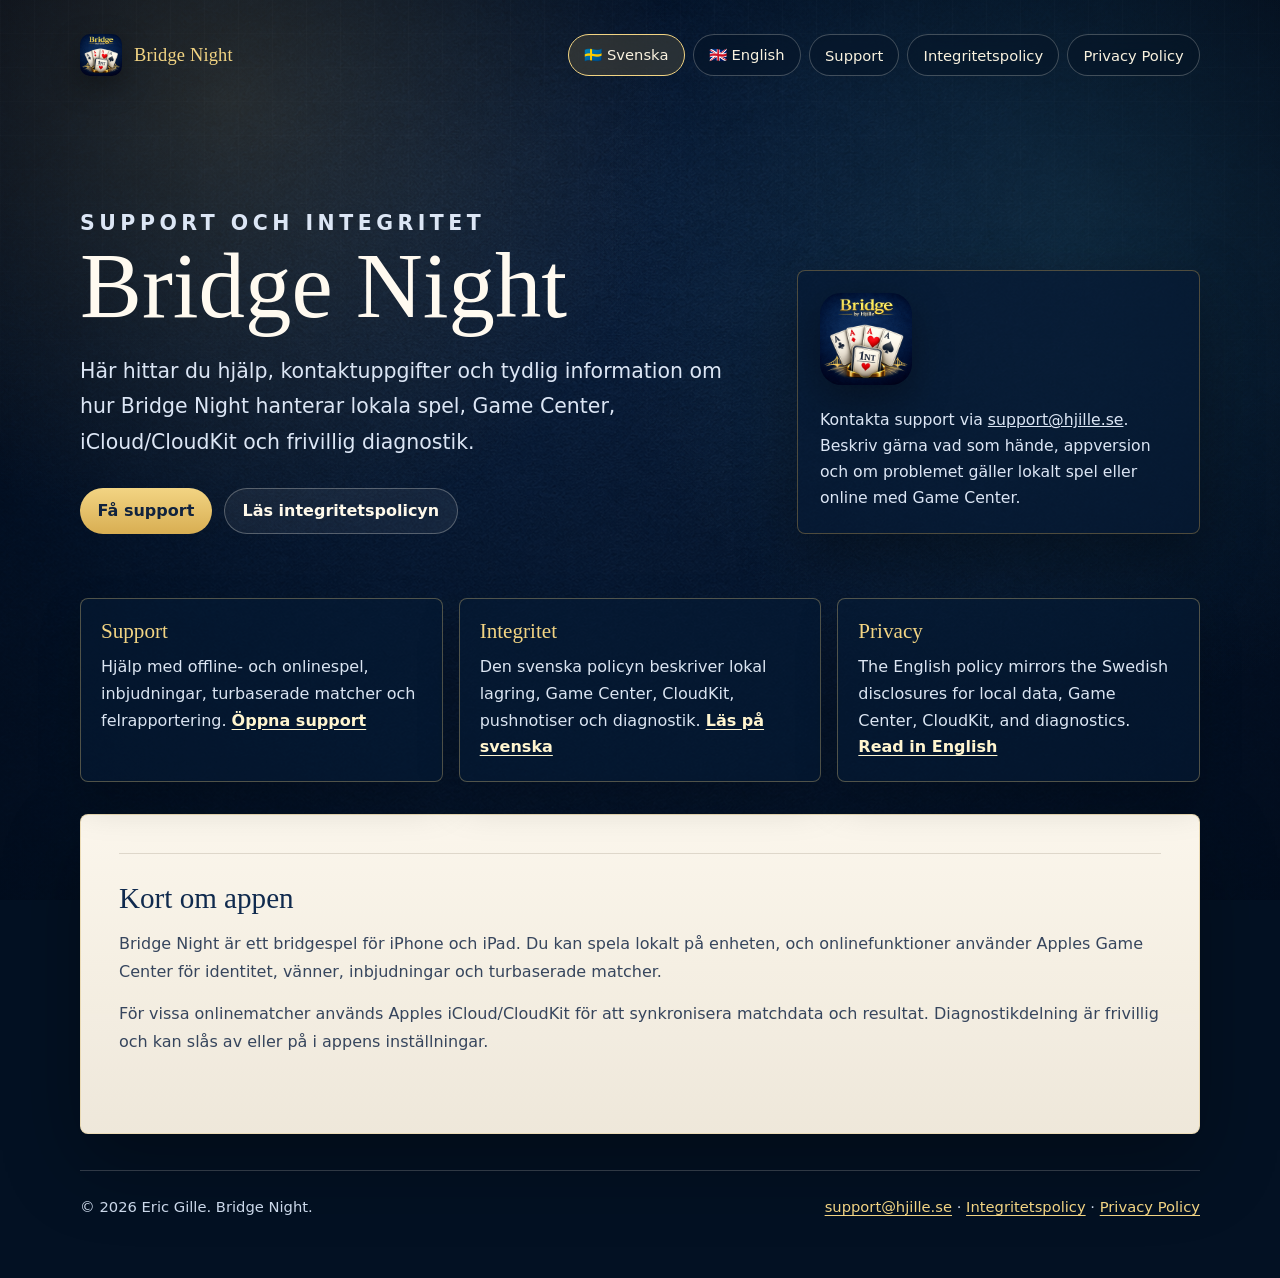
<file: index.html>
<!doctype html>
<html lang="sv">
<head>
    <meta charset="utf-8">
    <meta name="viewport" content="width=device-width, initial-scale=1">
    <meta name="theme-color" content="#061a34">
    <meta name="description" content="Support, integritetspolicy och kontaktinformation för Bridge Night.">
    <title>Bridge Night | Support och integritet</title>
    <link rel="icon" type="image/png" href="app-icon.png">
    <link rel="stylesheet" href="style.css">
</head>
<body>
    <a class="skip-link" href="#main">Hoppa till innehåll</a>
    <div class="shell">
        <header class="site-header">
            <a class="brand" href="index.html" aria-label="Bridge Night startsida">
                <img src="app-icon.png" alt="" width="42" height="42">
                <span>Bridge Night</span>
            </a>
            <nav class="nav-links" aria-label="Huvudnavigation">
                <a class="language-link" href="index.html" lang="sv" hreflang="sv" aria-current="page">🇸🇪 Svenska</a>
                <a class="language-link" href="index-en.html" lang="en" hreflang="en">🇬🇧 English</a>

                <a href="support.html">Support</a>
                <a href="privacy.html">Integritetspolicy</a>
                <a href="privacy-en.html" lang="en">Privacy Policy</a>
            </nav>
        </header>

        <main id="main">
            <section class="hero hero--split" aria-labelledby="home-title">
                <div>
                    <p class="eyebrow">Support och integritet</p>
                    <h1 id="home-title">Bridge Night</h1>
                    <p>Här hittar du hjälp, kontaktuppgifter och tydlig information om hur Bridge Night hanterar lokala spel, Game Center, iCloud/CloudKit och frivillig diagnostik.</p>
                    <div class="actions">
                        <a class="button button-primary" href="support.html">Få support</a>
                        <a class="button button-secondary" href="privacy.html">Läs integritetspolicyn</a>
                    </div>
                </div>
                <aside class="hero-card" aria-label="Kontakt">
                    <img src="app-icon.png" alt="Bridge Night appikon" width="92" height="92">
                    <p>Kontakta support via <a href="mailto:support@hjille.se">support@hjille.se</a>. Beskriv gärna vad som hände, appversion och om problemet gäller lokalt spel eller online med Game Center.</p>
                </aside>
            </section>

            <section class="cards" aria-label="Snabblänkar">
                <article class="info-card">
                    <h2>Support</h2>
                    <p>Hjälp med offline- och onlinespel, inbjudningar, turbaserade matcher och felrapportering. <a href="support.html">Öppna support</a></p>
                </article>
                <article class="info-card">
                    <h2>Integritet</h2>
                    <p>Den svenska policyn beskriver lokal lagring, Game Center, CloudKit, pushnotiser och diagnostik. <a href="privacy.html">Läs på svenska</a></p>
                </article>
                <article class="info-card" lang="en">
                    <h2>Privacy</h2>
                    <p>The English policy mirrors the Swedish disclosures for local data, Game Center, CloudKit, and diagnostics. <a href="privacy-en.html">Read in English</a></p>
                </article>
            </section>

            <article class="panel">
                <section>
                    <h2>Kort om appen</h2>
                    <p>Bridge Night är ett bridgespel för iPhone och iPad. Du kan spela lokalt på enheten, och onlinefunktioner använder Apples Game Center för identitet, vänner, inbjudningar och turbaserade matcher.</p>
                    <p>För vissa onlinematcher används Apples iCloud/CloudKit för att synkronisera matchdata och resultat. Diagnostikdelning är frivillig och kan slås av eller på i appens inställningar.</p>
                </section>
            </article>
        </main>

        <footer class="site-footer">
            <div>© 2026 Eric Gille. Bridge Night.</div>
            <div>
                <a href="mailto:support@hjille.se">support@hjille.se</a> ·
                <a href="privacy.html">Integritetspolicy</a> ·
                <a href="privacy-en.html" lang="en">Privacy Policy</a>
            </div>
        </footer>
    </div>
</body>
</html>
</file>
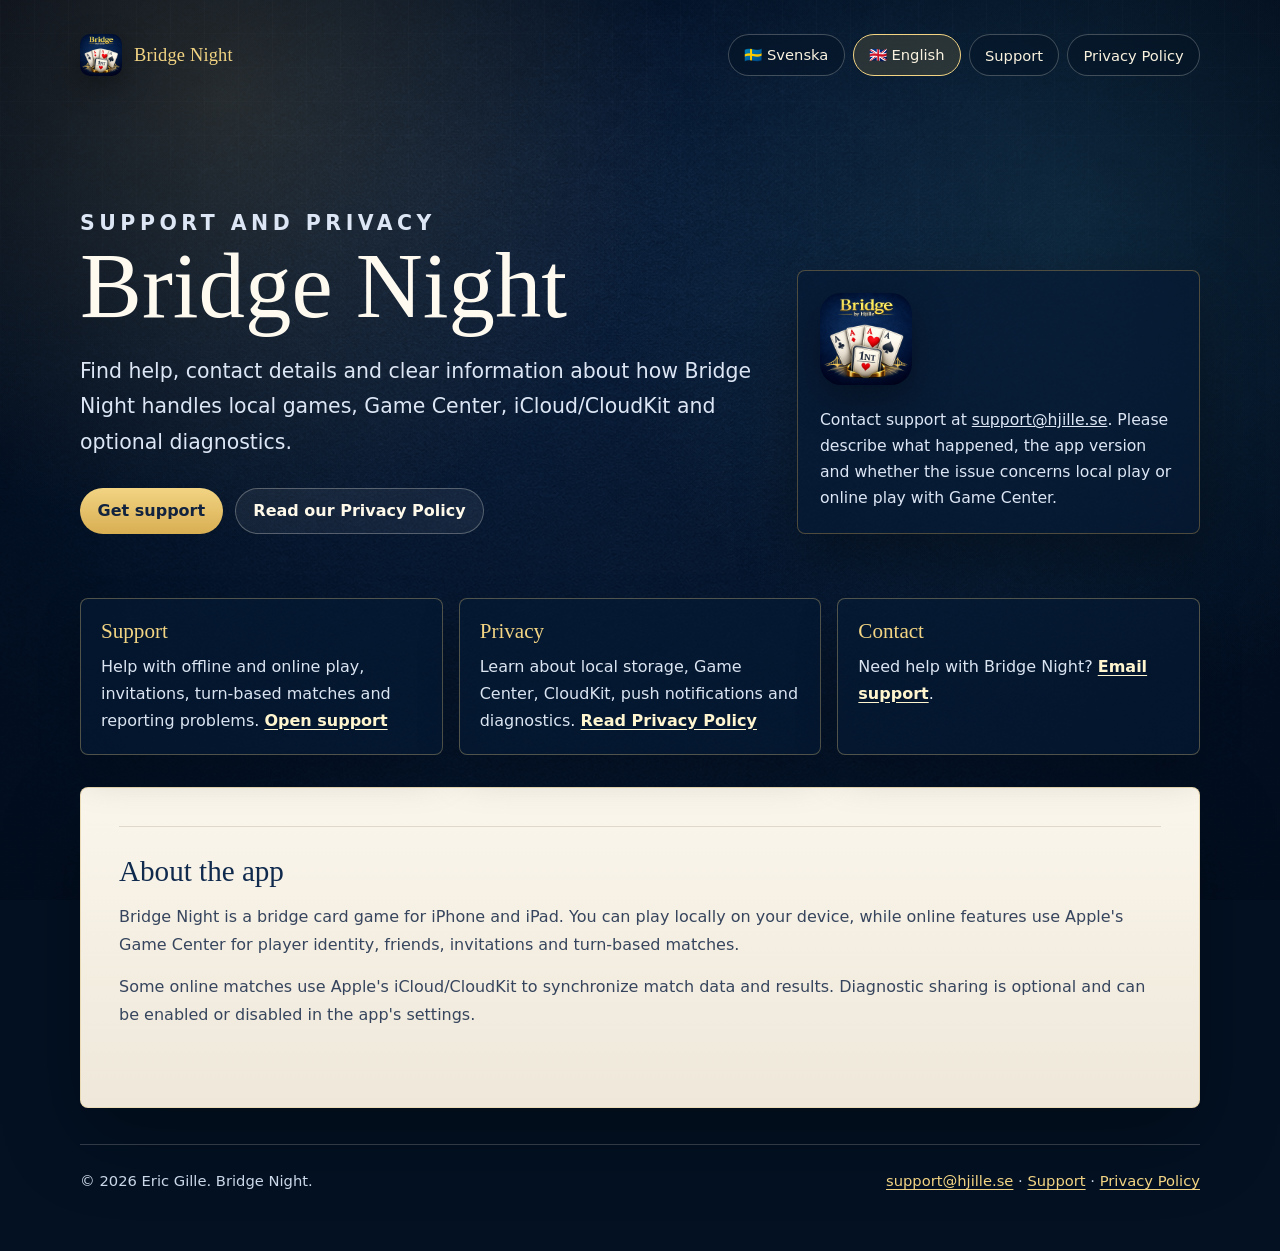
<file: index-en.html>
<!doctype html>
<html lang="en">
<head>
    <meta charset="utf-8">
    <meta name="viewport" content="width=device-width, initial-scale=1">
    <meta name="theme-color" content="#061a34">
    <meta name="description" content="Support, privacy policy and contact information for Bridge Night.">
    <title>Bridge Night | Support and Privacy</title>
    <link rel="icon" type="image/png" href="app-icon.png">
    <link rel="stylesheet" href="style.css">
</head>
<body>
    <a class="skip-link" href="#main">Skip to content</a>
    <div class="shell">
        <header class="site-header">
            <a class="brand" href="index-en.html" aria-label="Bridge Night home page">
                <img src="app-icon.png" alt="" width="42" height="42">
                <span>Bridge Night</span>
            </a>
            <nav class="nav-links" aria-label="Main navigation">
                <a class="language-link" href="index.html" lang="sv" hreflang="sv">🇸🇪 Svenska</a>
                <a class="language-link" href="index-en.html" lang="en" hreflang="en" aria-current="page">🇬🇧 English</a>
                <a href="support-en.html">Support</a>
                <a href="privacy-en.html">Privacy Policy</a>
            </nav>
        </header>
        <main id="main">
            <section class="hero hero--split" aria-labelledby="home-title">
                <div>
                    <p class="eyebrow">Support and privacy</p>
                    <h1 id="home-title">Bridge Night</h1>
                    <p>Find help, contact details and clear information about how Bridge Night handles local games, Game Center, iCloud/CloudKit and optional diagnostics.</p>
                    <div class="actions">
                        <a class="button button-primary" href="support-en.html">Get support</a>
                        <a class="button button-secondary" href="privacy-en.html">Read our Privacy Policy</a>
                    </div>
                </div>
                <aside class="hero-card" aria-label="Contact">
                    <img src="app-icon.png" alt="Bridge Night app icon" width="92" height="92">
                    <p>Contact support at <a href="mailto:support@hjille.se">support@hjille.se</a>. Please describe what happened, the app version and whether the issue concerns local play or online play with Game Center.</p>
                </aside>
            </section>
            <section class="cards" aria-label="Quick links">
                <article class="info-card">
                    <h2>Support</h2>
                    <p>Help with offline and online play, invitations, turn-based matches and reporting problems. <a href="support-en.html">Open support</a></p>
                </article>
                <article class="info-card">
                    <h2>Privacy</h2>
                    <p>Learn about local storage, Game Center, CloudKit, push notifications and diagnostics. <a href="privacy-en.html">Read Privacy Policy</a></p>
                </article>
                <article class="info-card">
                    <h2>Contact</h2>
                    <p>Need help with Bridge Night? <a href="mailto:support@hjille.se">Email support</a>.</p>
                </article>
            </section>
            <article class="panel">
                <section>
                    <h2>About the app</h2>
                    <p>Bridge Night is a bridge card game for iPhone and iPad. You can play locally on your device, while online features use Apple's Game Center for player identity, friends, invitations and turn-based matches.</p>
                    <p>Some online matches use Apple's iCloud/CloudKit to synchronize match data and results. Diagnostic sharing is optional and can be enabled or disabled in the app's settings.</p>
                </section>
            </article>
        </main>
        <footer class="site-footer">
            <div>© 2026 Eric Gille. Bridge Night.</div>
            <div><a href="mailto:support@hjille.se">support@hjille.se</a> · <a href="support-en.html">Support</a> · <a href="privacy-en.html">Privacy Policy</a></div>
        </footer>
    </div>
</body>
</html>
</file>
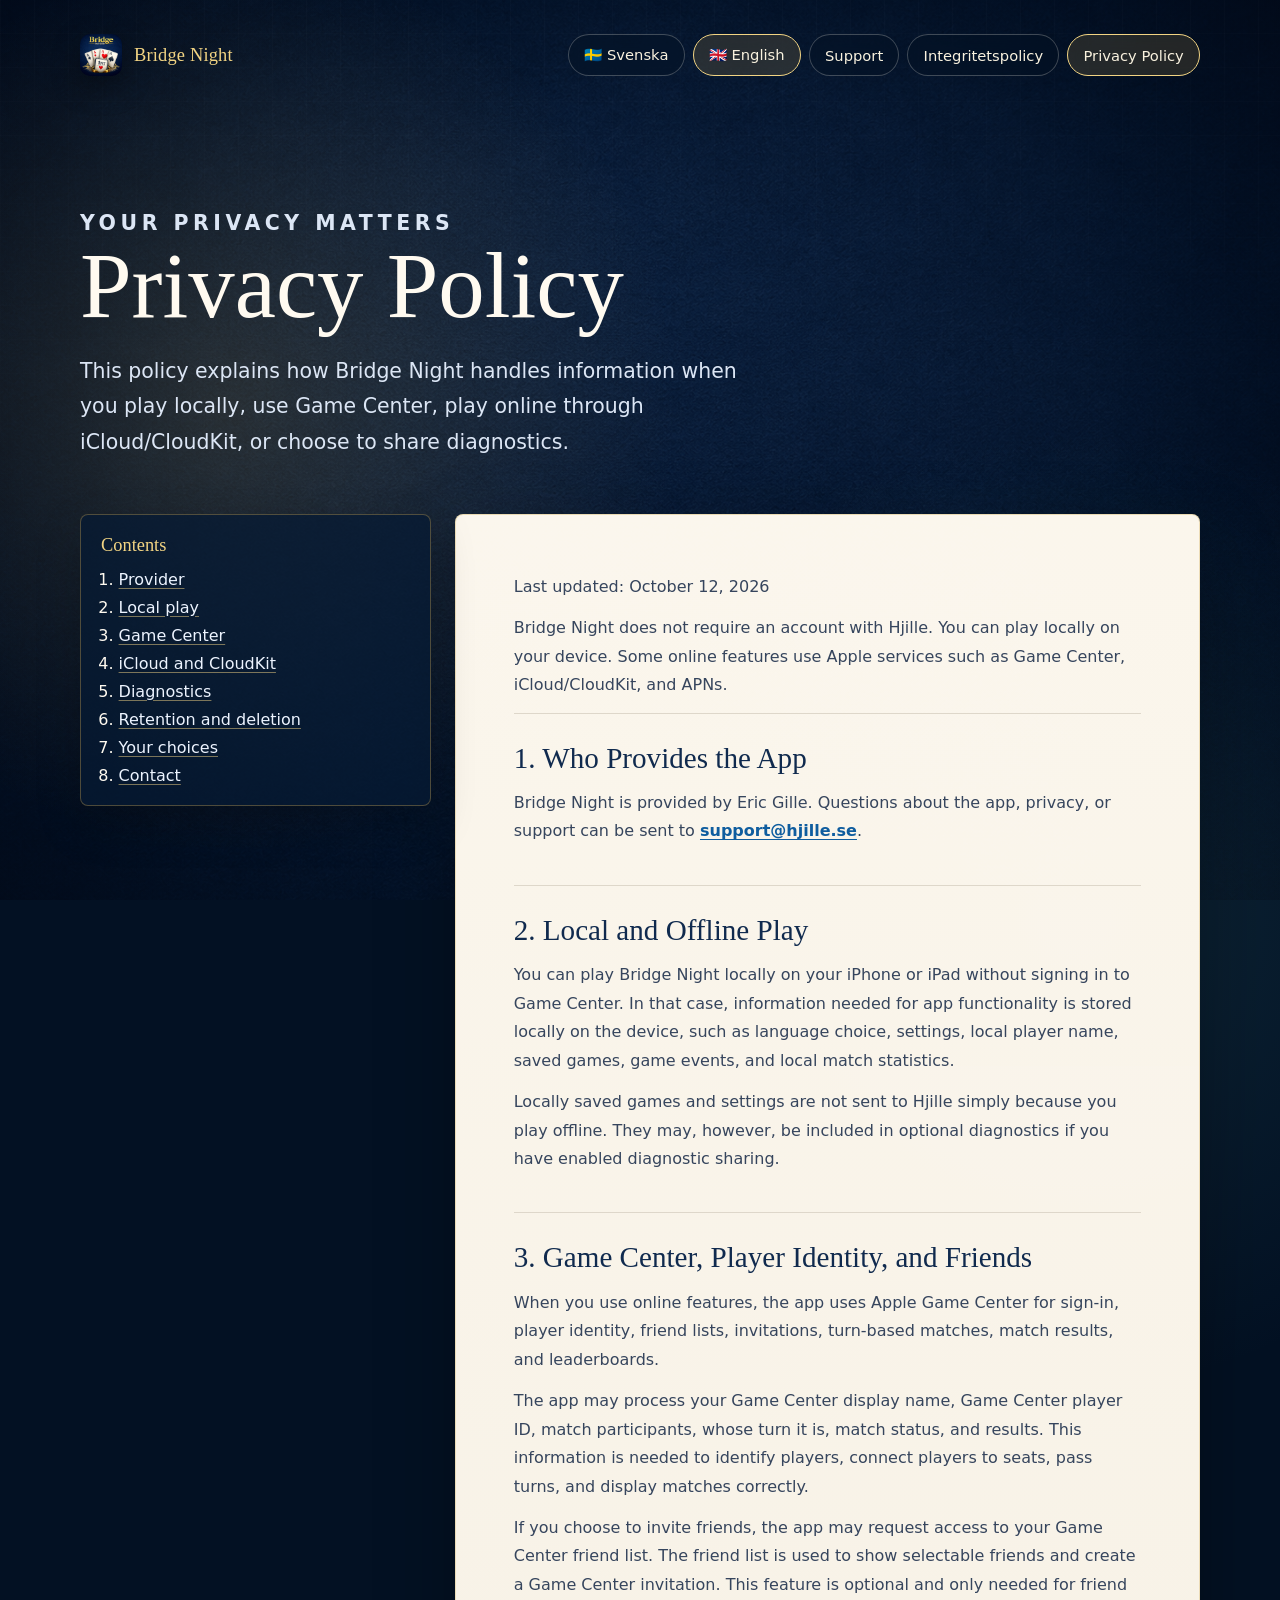
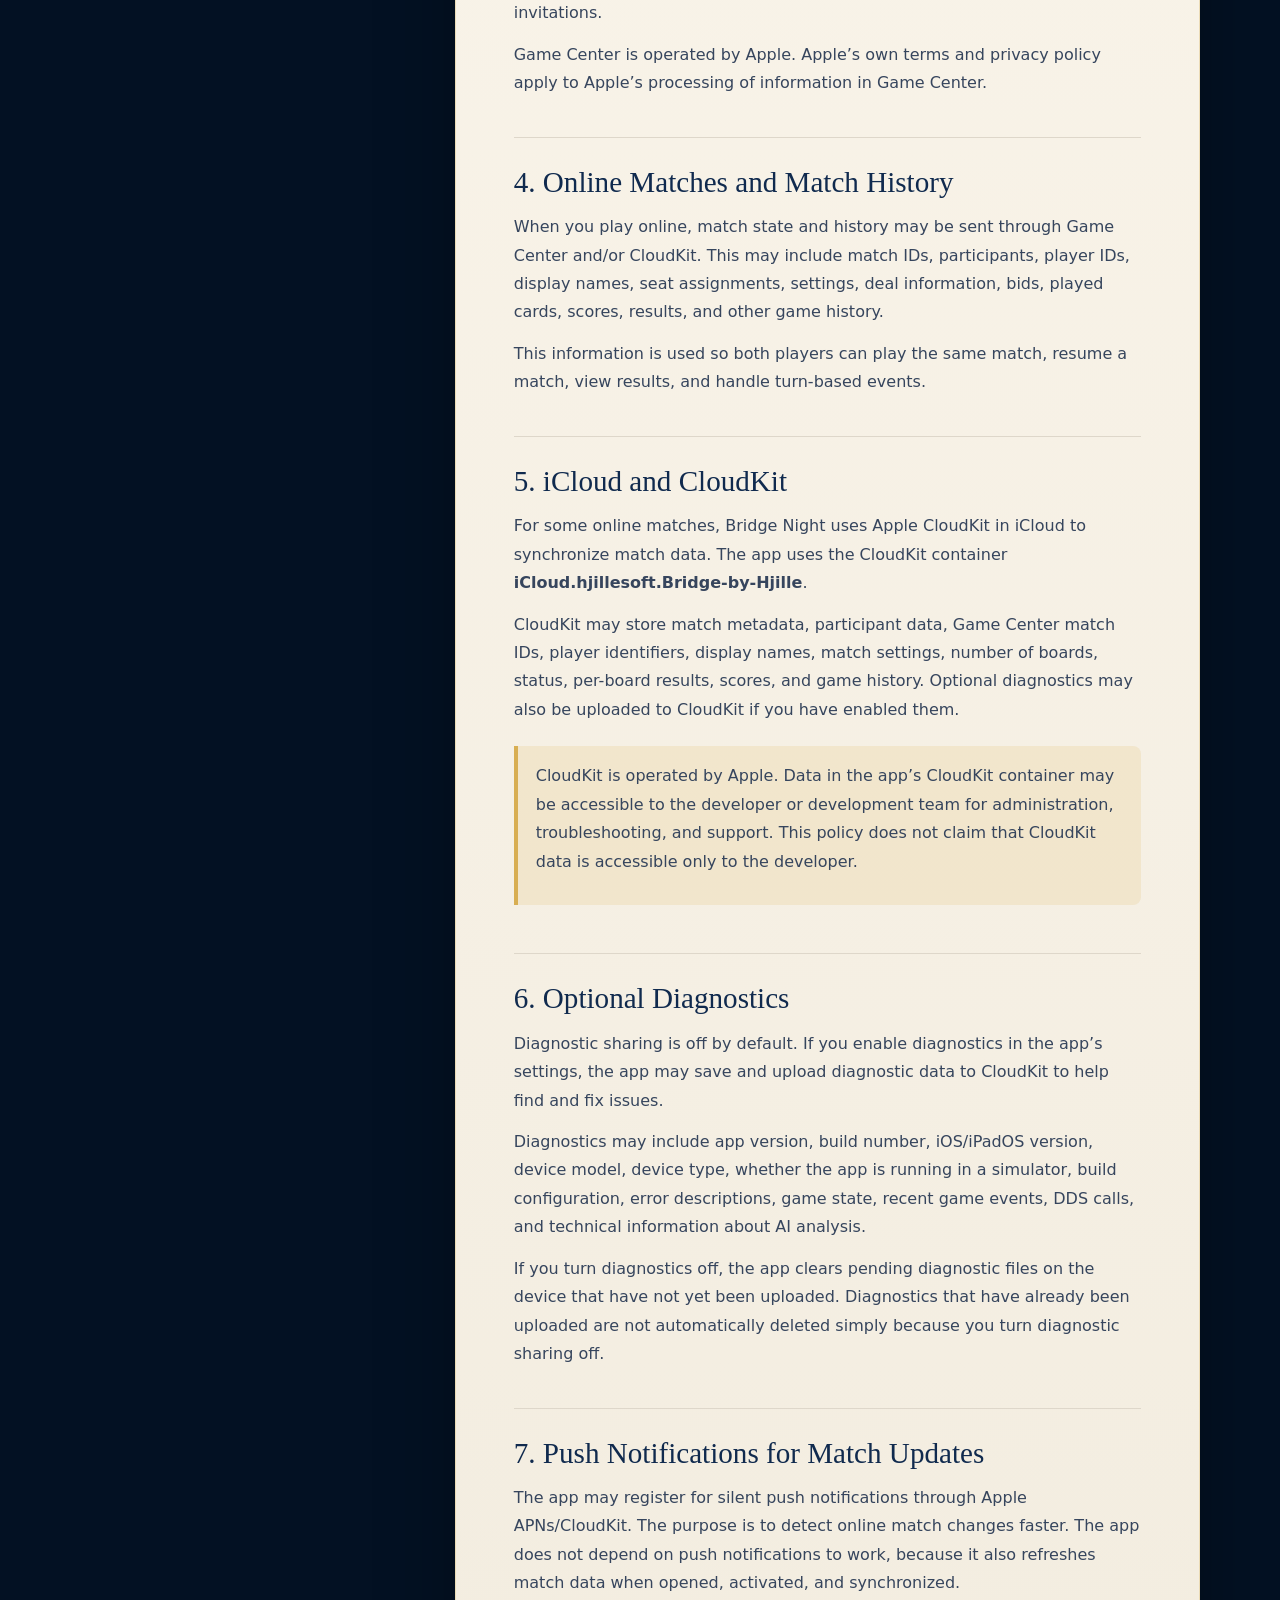
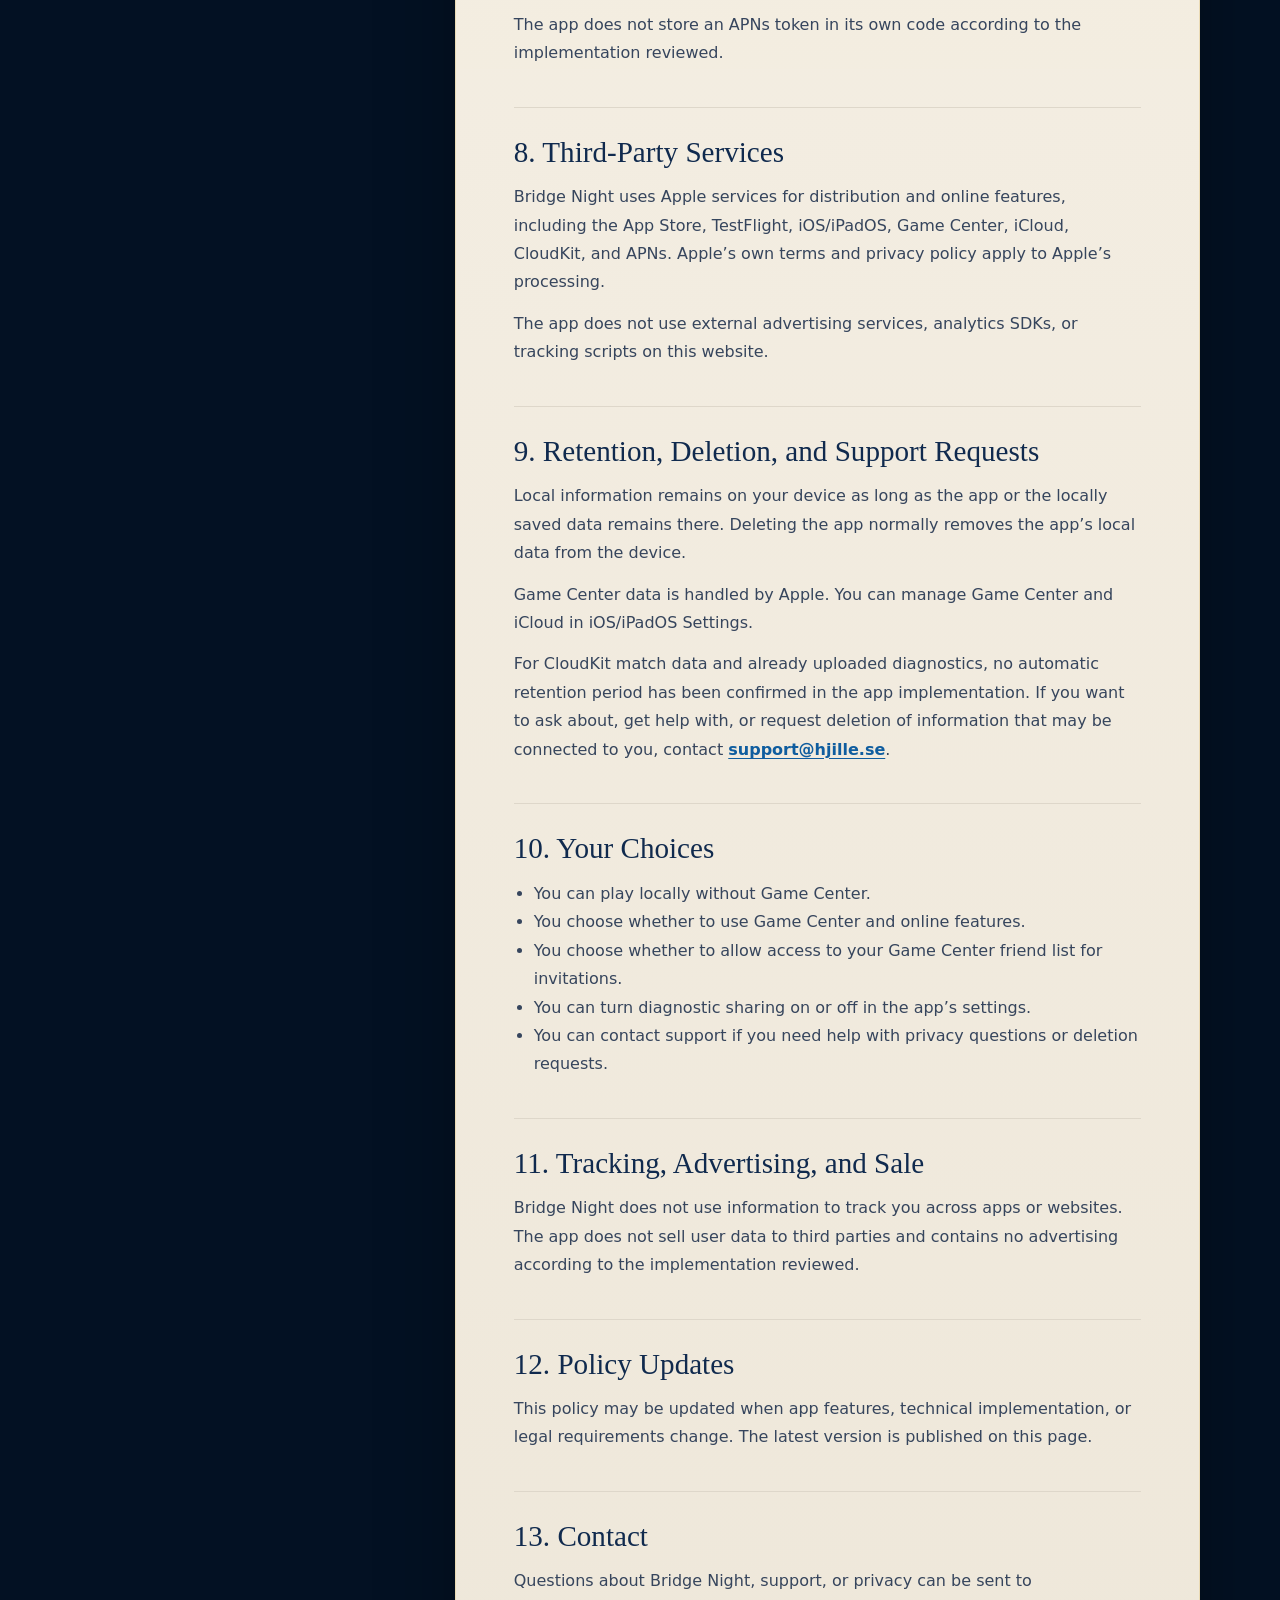
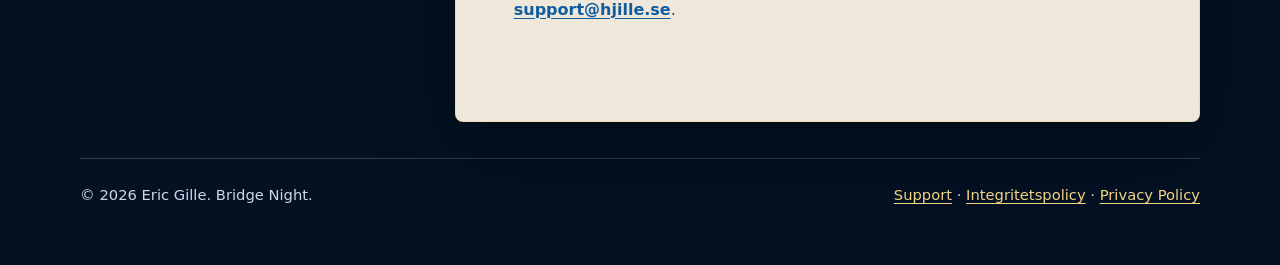
<file: privacy-en.html>
<!doctype html>
<html lang="en">
<head>
    <meta charset="utf-8">
    <meta name="viewport" content="width=device-width, initial-scale=1">
    <meta name="theme-color" content="#061a34">
    <meta name="description" content="Privacy Policy for Bridge Night: local storage, Game Center, iCloud/CloudKit, diagnostics, and user choices.">
    <title>Privacy Policy | Bridge Night</title>
    <link rel="icon" type="image/png" href="app-icon.png">
    <link rel="stylesheet" href="style.css">
</head>
<body>
    <a class="skip-link" href="#main">Skip to content</a>
    <div class="shell">
        <header class="site-header">
            <a class="brand" href="index-en.html" aria-label="Bridge Night home">
                <img src="app-icon.png" alt="" width="42" height="42">
                <span>Bridge Night</span>
            </a>
            <nav class="nav-links" aria-label="Main navigation">
                <a class="language-link" href="privacy.html" lang="sv" hreflang="sv">🇸🇪 Svenska</a>
                <a class="language-link" href="privacy-en.html" lang="en" hreflang="en" aria-current="page">🇬🇧 English</a>

                <a href="support-en.html">Support</a>
                <a href="privacy.html" lang="sv">Integritetspolicy</a>
                <a href="privacy-en.html" aria-current="page">Privacy Policy</a>
            </nav>
        </header>

        <main id="main">
            <section class="hero" aria-labelledby="privacy-title">
                <div>
                    <p class="eyebrow">Your privacy matters</p>
                    <h1 id="privacy-title">Privacy Policy</h1>
                    <p>This policy explains how Bridge Night handles information when you play locally, use Game Center, play online through iCloud/CloudKit, or choose to share diagnostics.</p>
                </div>
            </section>

            <div class="layout">
                <aside class="toc" aria-label="Contents">
                    <h2>Contents</h2>
                    <ol>
                        <li><a href="#provider">Provider</a></li>
                        <li><a href="#local-play">Local play</a></li>
                        <li><a href="#game-center">Game Center</a></li>
                        <li><a href="#cloudkit">iCloud and CloudKit</a></li>
                        <li><a href="#diagnostics">Diagnostics</a></li>
                        <li><a href="#retention">Retention and deletion</a></li>
                        <li><a href="#choices">Your choices</a></li>
                        <li><a href="#contact">Contact</a></li>
                    </ol>
                </aside>

                <article class="policy">
                    <p class="updated">Last updated: October 12, 2026</p>
                    <p class="lead">Bridge Night does not require an account with Hjille. You can play locally on your device. Some online features use Apple services such as Game Center, iCloud/CloudKit, and APNs.</p>

                    <section id="provider">
                        <h2>1. Who Provides the App</h2>
                        <p>Bridge Night is provided by Eric Gille. Questions about the app, privacy, or support can be sent to <a href="mailto:support@hjille.se">support@hjille.se</a>.</p>
                    </section>

                    <section id="local-play">
                        <h2>2. Local and Offline Play</h2>
                        <p>You can play Bridge Night locally on your iPhone or iPad without signing in to Game Center. In that case, information needed for app functionality is stored locally on the device, such as language choice, settings, local player name, saved games, game events, and local match statistics.</p>
                        <p>Locally saved games and settings are not sent to Hjille simply because you play offline. They may, however, be included in optional diagnostics if you have enabled diagnostic sharing.</p>
                    </section>

                    <section id="game-center">
                        <h2>3. Game Center, Player Identity, and Friends</h2>
                        <p>When you use online features, the app uses Apple Game Center for sign-in, player identity, friend lists, invitations, turn-based matches, match results, and leaderboards.</p>
                        <p>The app may process your Game Center display name, Game Center player ID, match participants, whose turn it is, match status, and results. This information is needed to identify players, connect players to seats, pass turns, and display matches correctly.</p>
                        <p>If you choose to invite friends, the app may request access to your Game Center friend list. The friend list is used to show selectable friends and create a Game Center invitation. This feature is optional and only needed for friend invitations.</p>
                        <p>Game Center is operated by Apple. Apple’s own terms and privacy policy apply to Apple’s processing of information in Game Center.</p>
                    </section>

                    <section id="online-matches">
                        <h2>4. Online Matches and Match History</h2>
                        <p>When you play online, match state and history may be sent through Game Center and/or CloudKit. This may include match IDs, participants, player IDs, display names, seat assignments, settings, deal information, bids, played cards, scores, results, and other game history.</p>
                        <p>This information is used so both players can play the same match, resume a match, view results, and handle turn-based events.</p>
                    </section>

                    <section id="cloudkit">
                        <h2>5. iCloud and CloudKit</h2>
                        <p>For some online matches, Bridge Night uses Apple CloudKit in iCloud to synchronize match data. The app uses the CloudKit container <strong>iCloud.hjillesoft.Bridge-by-Hjille</strong>.</p>
                        <p>CloudKit may store match metadata, participant data, Game Center match IDs, player identifiers, display names, match settings, number of boards, status, per-board results, scores, and game history. Optional diagnostics may also be uploaded to CloudKit if you have enabled them.</p>
                        <div class="callout">
                            <p>CloudKit is operated by Apple. Data in the app’s CloudKit container may be accessible to the developer or development team for administration, troubleshooting, and support. This policy does not claim that CloudKit data is accessible only to the developer.</p>
                        </div>
                    </section>

                    <section id="diagnostics">
                        <h2>6. Optional Diagnostics</h2>
                        <p>Diagnostic sharing is off by default. If you enable diagnostics in the app’s settings, the app may save and upload diagnostic data to CloudKit to help find and fix issues.</p>
                        <p>Diagnostics may include app version, build number, iOS/iPadOS version, device model, device type, whether the app is running in a simulator, build configuration, error descriptions, game state, recent game events, DDS calls, and technical information about AI analysis.</p>
                        <p>If you turn diagnostics off, the app clears pending diagnostic files on the device that have not yet been uploaded. Diagnostics that have already been uploaded are not automatically deleted simply because you turn diagnostic sharing off.</p>
                    </section>

                    <section id="push">
                        <h2>7. Push Notifications for Match Updates</h2>
                        <p>The app may register for silent push notifications through Apple APNs/CloudKit. The purpose is to detect online match changes faster. The app does not depend on push notifications to work, because it also refreshes match data when opened, activated, and synchronized.</p>
                        <p>The app does not store an APNs token in its own code according to the implementation reviewed.</p>
                    </section>

                    <section id="third-party">
                        <h2>8. Third-Party Services</h2>
                        <p>Bridge Night uses Apple services for distribution and online features, including the App Store, TestFlight, iOS/iPadOS, Game Center, iCloud, CloudKit, and APNs. Apple’s own terms and privacy policy apply to Apple’s processing.</p>
                        <p>The app does not use external advertising services, analytics SDKs, or tracking scripts on this website.</p>
                    </section>

                    <section id="retention">
                        <h2>9. Retention, Deletion, and Support Requests</h2>
                        <p>Local information remains on your device as long as the app or the locally saved data remains there. Deleting the app normally removes the app’s local data from the device.</p>
                        <p>Game Center data is handled by Apple. You can manage Game Center and iCloud in iOS/iPadOS Settings.</p>
                        <p>For CloudKit match data and already uploaded diagnostics, no automatic retention period has been confirmed in the app implementation. If you want to ask about, get help with, or request deletion of information that may be connected to you, contact <a href="mailto:support@hjille.se">support@hjille.se</a>.</p>
                    </section>

                    <section id="choices">
                        <h2>10. Your Choices</h2>
                        <ul>
                            <li>You can play locally without Game Center.</li>
                            <li>You choose whether to use Game Center and online features.</li>
                            <li>You choose whether to allow access to your Game Center friend list for invitations.</li>
                            <li>You can turn diagnostic sharing on or off in the app’s settings.</li>
                            <li>You can contact support if you need help with privacy questions or deletion requests.</li>
                        </ul>
                    </section>

                    <section id="tracking">
                        <h2>11. Tracking, Advertising, and Sale</h2>
                        <p>Bridge Night does not use information to track you across apps or websites. The app does not sell user data to third parties and contains no advertising according to the implementation reviewed.</p>
                    </section>

                    <section id="updates">
                        <h2>12. Policy Updates</h2>
                        <p>This policy may be updated when app features, technical implementation, or legal requirements change. The latest version is published on this page.</p>
                    </section>

                    <section id="contact">
                        <h2>13. Contact</h2>
                        <p>Questions about Bridge Night, support, or privacy can be sent to <a href="mailto:support@hjille.se">support@hjille.se</a>.</p>
                    </section>
                </article>
            </div>
        </main>

        <footer class="site-footer">
            <div>© 2026 Eric Gille. Bridge Night.</div>
            <div>
                <a href="support-en.html">Support</a> ·
                <a href="privacy.html" lang="sv">Integritetspolicy</a> ·
                <a href="privacy-en.html">Privacy Policy</a>
            </div>
        </footer>
    </div>
</body>
</html>
</file>
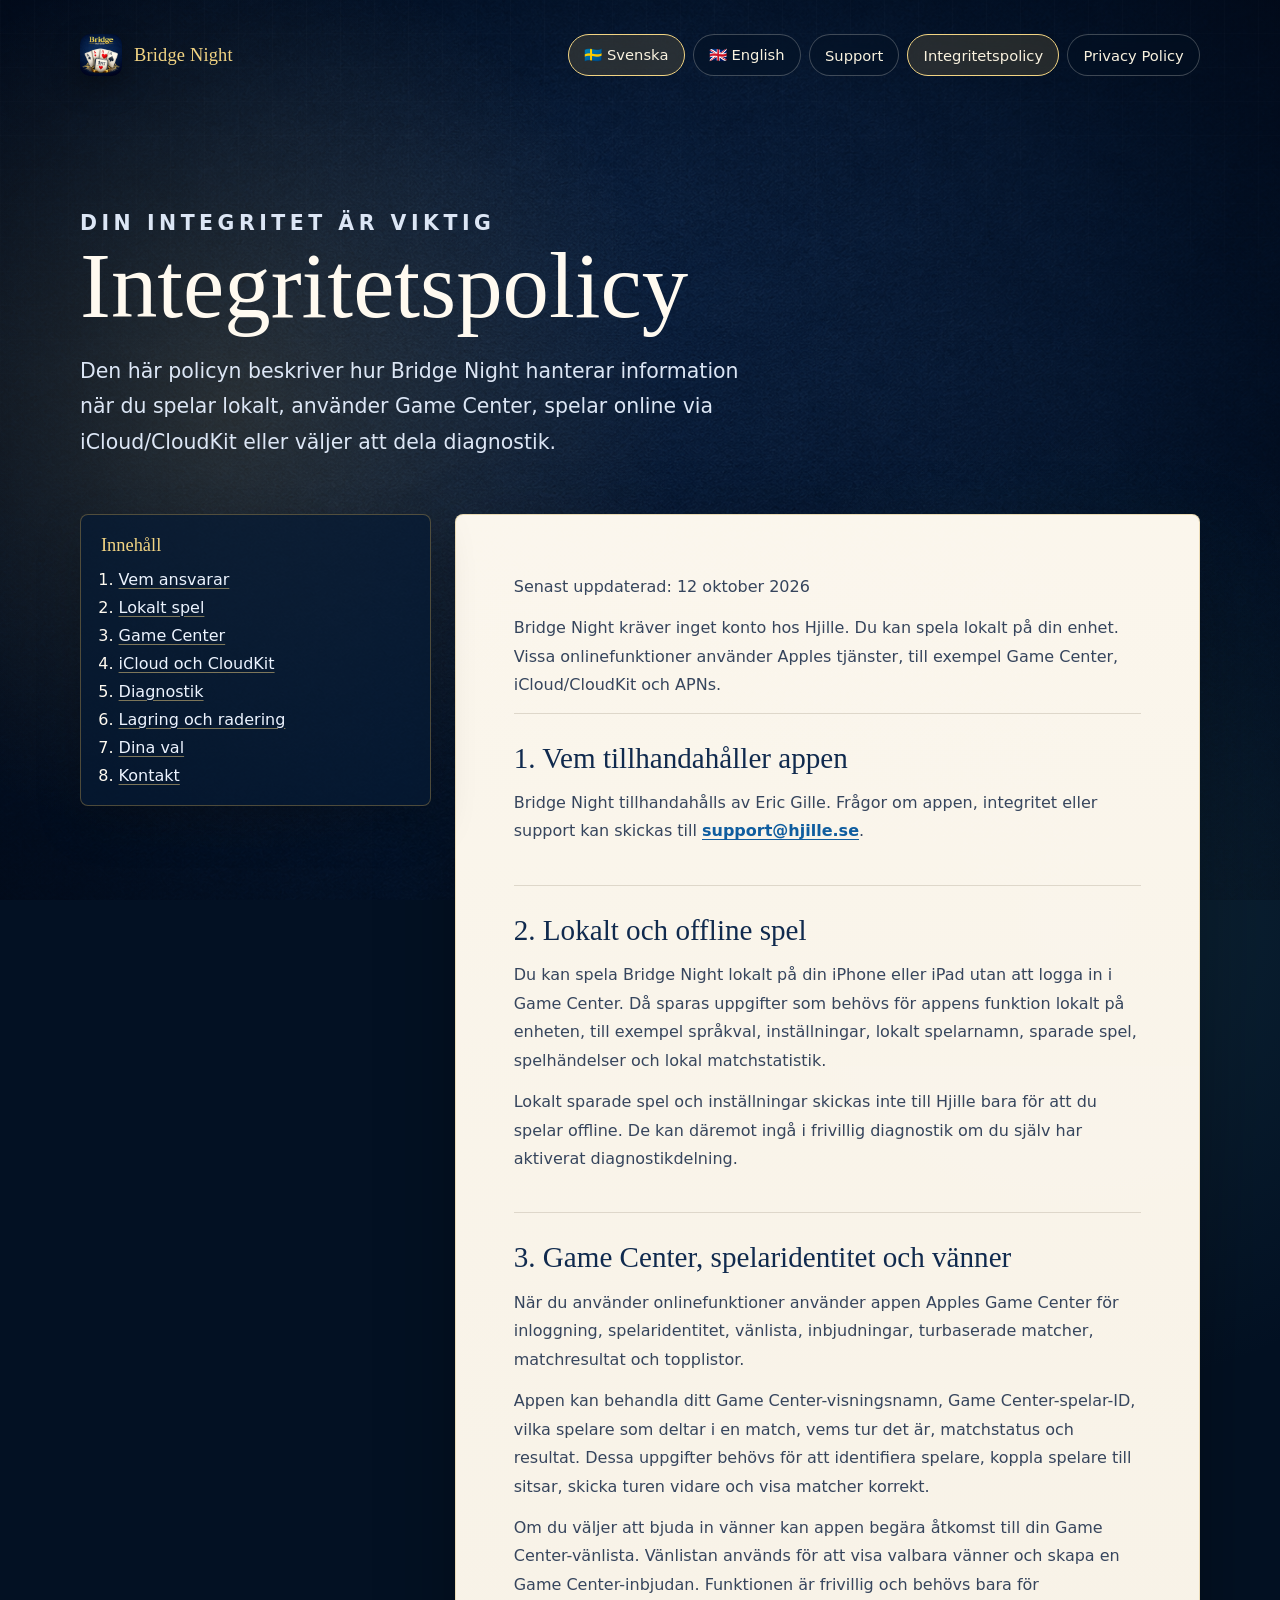
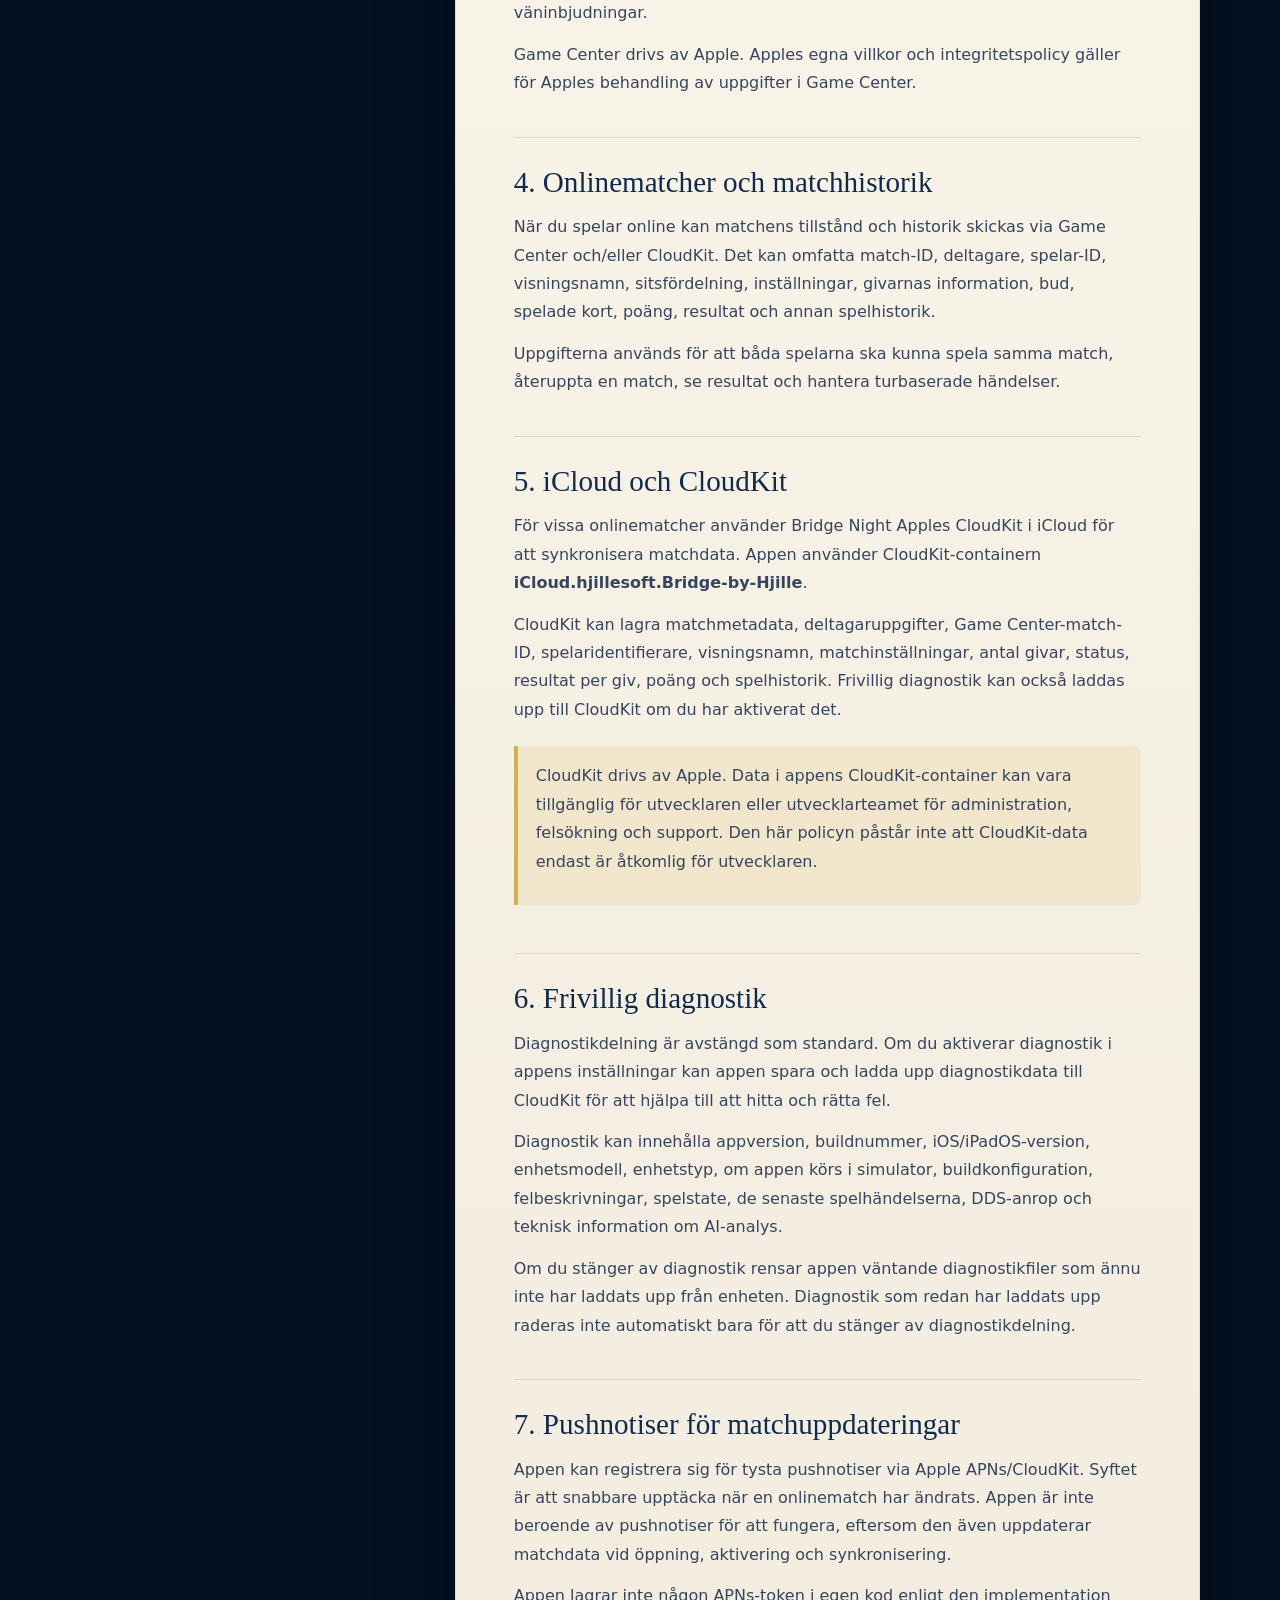
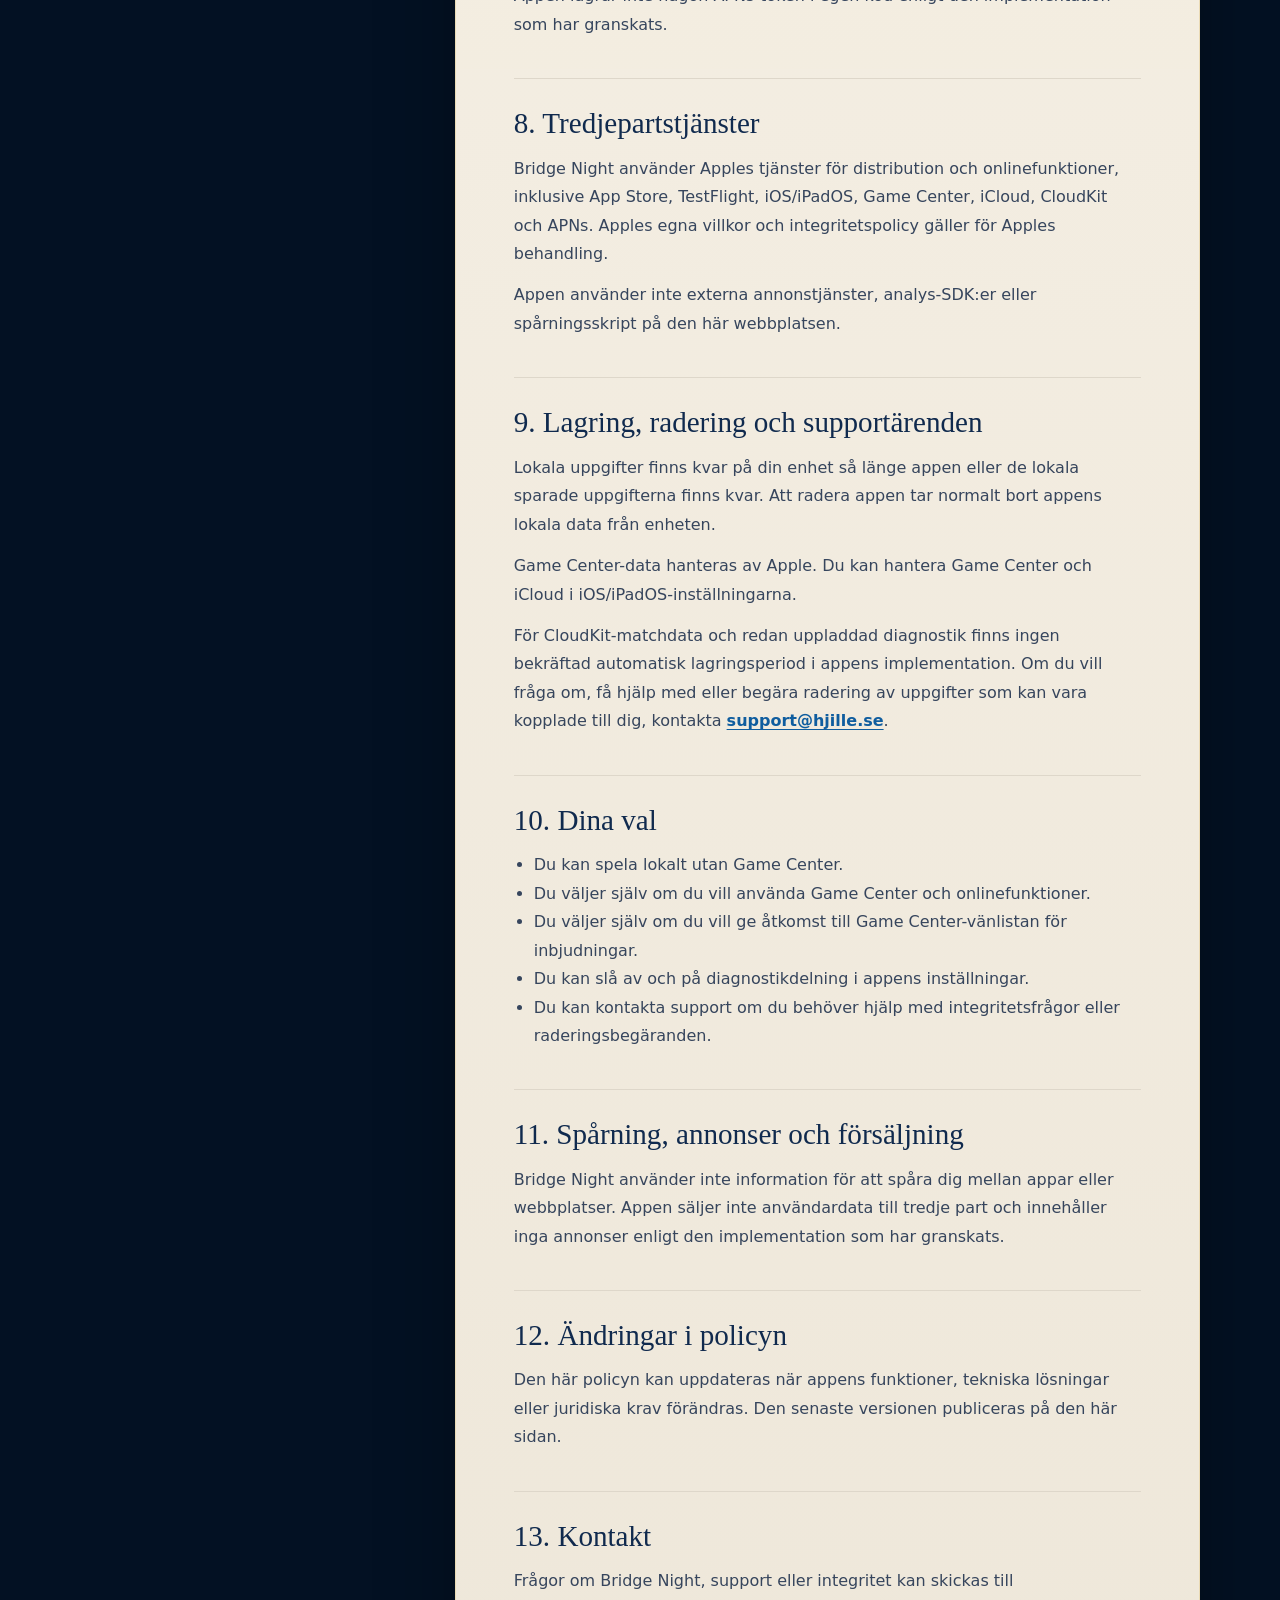
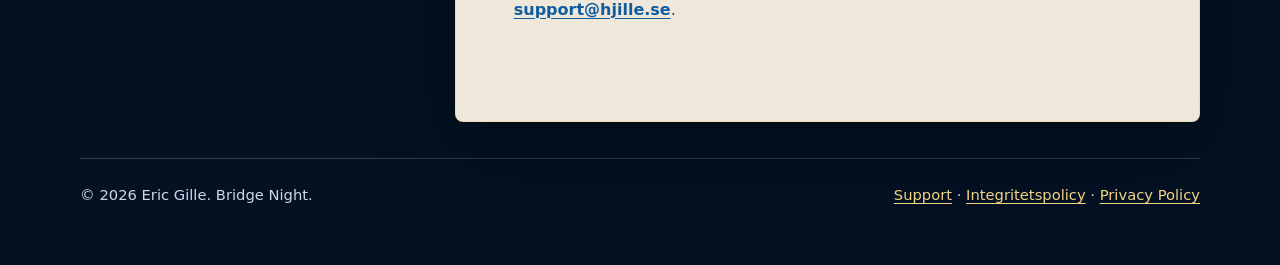
<file: privacy.html>
<!doctype html>
<html lang="sv">
<head>
    <meta charset="utf-8">
    <meta name="viewport" content="width=device-width, initial-scale=1">
    <meta name="theme-color" content="#061a34">
    <meta name="description" content="Integritetspolicy för Bridge Night: lokal lagring, Game Center, iCloud/CloudKit, diagnostik och användarval.">
    <title>Integritetspolicy | Bridge Night</title>
    <link rel="icon" type="image/png" href="app-icon.png">
    <link rel="stylesheet" href="style.css">
</head>
<body>
    <a class="skip-link" href="#main">Hoppa till innehåll</a>
    <div class="shell">
        <header class="site-header">
            <a class="brand" href="index.html" aria-label="Bridge Night startsida">
                <img src="app-icon.png" alt="" width="42" height="42">
                <span>Bridge Night</span>
            </a>
            <nav class="nav-links" aria-label="Huvudnavigation">
                <a class="language-link" href="privacy.html" lang="sv" hreflang="sv" aria-current="page">🇸🇪 Svenska</a>
                <a class="language-link" href="privacy-en.html" lang="en" hreflang="en">🇬🇧 English</a>

                <a href="support.html">Support</a>
                <a href="privacy.html" aria-current="page">Integritetspolicy</a>
                <a href="privacy-en.html" lang="en">Privacy Policy</a>
            </nav>
        </header>

        <main id="main">
            <section class="hero" aria-labelledby="privacy-title">
                <div>
                    <p class="eyebrow">Din integritet är viktig</p>
                    <h1 id="privacy-title">Integritetspolicy</h1>
                    <p>Den här policyn beskriver hur Bridge Night hanterar information när du spelar lokalt, använder Game Center, spelar online via iCloud/CloudKit eller väljer att dela diagnostik.</p>
                </div>
            </section>

            <div class="layout">
                <aside class="toc" aria-label="Innehåll">
                    <h2>Innehåll</h2>
                    <ol>
                        <li><a href="#provider">Vem ansvarar</a></li>
                        <li><a href="#local-play">Lokalt spel</a></li>
                        <li><a href="#game-center">Game Center</a></li>
                        <li><a href="#cloudkit">iCloud och CloudKit</a></li>
                        <li><a href="#diagnostics">Diagnostik</a></li>
                        <li><a href="#retention">Lagring och radering</a></li>
                        <li><a href="#choices">Dina val</a></li>
                        <li><a href="#contact">Kontakt</a></li>
                    </ol>
                </aside>

                <article class="policy">
                    <p class="updated">Senast uppdaterad: 12 oktober 2026</p>
                    <p class="lead">Bridge Night kräver inget konto hos Hjille. Du kan spela lokalt på din enhet. Vissa onlinefunktioner använder Apples tjänster, till exempel Game Center, iCloud/CloudKit och APNs.</p>

                    <section id="provider">
                        <h2>1. Vem tillhandahåller appen</h2>
                        <p>Bridge Night tillhandahålls av Eric Gille. Frågor om appen, integritet eller support kan skickas till <a href="mailto:support@hjille.se">support@hjille.se</a>.</p>
                    </section>

                    <section id="local-play">
                        <h2>2. Lokalt och offline spel</h2>
                        <p>Du kan spela Bridge Night lokalt på din iPhone eller iPad utan att logga in i Game Center. Då sparas uppgifter som behövs för appens funktion lokalt på enheten, till exempel språkval, inställningar, lokalt spelarnamn, sparade spel, spelhändelser och lokal matchstatistik.</p>
                        <p>Lokalt sparade spel och inställningar skickas inte till Hjille bara för att du spelar offline. De kan däremot ingå i frivillig diagnostik om du själv har aktiverat diagnostikdelning.</p>
                    </section>

                    <section id="game-center">
                        <h2>3. Game Center, spelaridentitet och vänner</h2>
                        <p>När du använder onlinefunktioner använder appen Apples Game Center för inloggning, spelaridentitet, vänlista, inbjudningar, turbaserade matcher, matchresultat och topplistor.</p>
                        <p>Appen kan behandla ditt Game Center-visningsnamn, Game Center-spelar-ID, vilka spelare som deltar i en match, vems tur det är, matchstatus och resultat. Dessa uppgifter behövs för att identifiera spelare, koppla spelare till sitsar, skicka turen vidare och visa matcher korrekt.</p>
                        <p>Om du väljer att bjuda in vänner kan appen begära åtkomst till din Game Center-vänlista. Vänlistan används för att visa valbara vänner och skapa en Game Center-inbjudan. Funktionen är frivillig och behövs bara för väninbjudningar.</p>
                        <p>Game Center drivs av Apple. Apples egna villkor och integritetspolicy gäller för Apples behandling av uppgifter i Game Center.</p>
                    </section>

                    <section id="online-matches">
                        <h2>4. Onlinematcher och matchhistorik</h2>
                        <p>När du spelar online kan matchens tillstånd och historik skickas via Game Center och/eller CloudKit. Det kan omfatta match-ID, deltagare, spelar-ID, visningsnamn, sitsfördelning, inställningar, givarnas information, bud, spelade kort, poäng, resultat och annan spelhistorik.</p>
                        <p>Uppgifterna används för att båda spelarna ska kunna spela samma match, återuppta en match, se resultat och hantera turbaserade händelser.</p>
                    </section>

                    <section id="cloudkit">
                        <h2>5. iCloud och CloudKit</h2>
                        <p>För vissa onlinematcher använder Bridge Night Apples CloudKit i iCloud för att synkronisera matchdata. Appen använder CloudKit-containern <strong>iCloud.hjillesoft.Bridge-by-Hjille</strong>.</p>
                        <p>CloudKit kan lagra matchmetadata, deltagaruppgifter, Game Center-match-ID, spelaridentifierare, visningsnamn, matchinställningar, antal givar, status, resultat per giv, poäng och spelhistorik. Frivillig diagnostik kan också laddas upp till CloudKit om du har aktiverat det.</p>
                        <div class="callout">
                            <p>CloudKit drivs av Apple. Data i appens CloudKit-container kan vara tillgänglig för utvecklaren eller utvecklarteamet för administration, felsökning och support. Den här policyn påstår inte att CloudKit-data endast är åtkomlig för utvecklaren.</p>
                        </div>
                    </section>

                    <section id="diagnostics">
                        <h2>6. Frivillig diagnostik</h2>
                        <p>Diagnostikdelning är avstängd som standard. Om du aktiverar diagnostik i appens inställningar kan appen spara och ladda upp diagnostikdata till CloudKit för att hjälpa till att hitta och rätta fel.</p>
                        <p>Diagnostik kan innehålla appversion, buildnummer, iOS/iPadOS-version, enhetsmodell, enhetstyp, om appen körs i simulator, buildkonfiguration, felbeskrivningar, spelstate, de senaste spelhändelserna, DDS-anrop och teknisk information om AI-analys.</p>
                        <p>Om du stänger av diagnostik rensar appen väntande diagnostikfiler som ännu inte har laddats upp från enheten. Diagnostik som redan har laddats upp raderas inte automatiskt bara för att du stänger av diagnostikdelning.</p>
                    </section>

                    <section id="push">
                        <h2>7. Pushnotiser för matchuppdateringar</h2>
                        <p>Appen kan registrera sig för tysta pushnotiser via Apple APNs/CloudKit. Syftet är att snabbare upptäcka när en onlinematch har ändrats. Appen är inte beroende av pushnotiser för att fungera, eftersom den även uppdaterar matchdata vid öppning, aktivering och synkronisering.</p>
                        <p>Appen lagrar inte någon APNs-token i egen kod enligt den implementation som har granskats.</p>
                    </section>

                    <section id="third-party">
                        <h2>8. Tredjepartstjänster</h2>
                        <p>Bridge Night använder Apples tjänster för distribution och onlinefunktioner, inklusive App Store, TestFlight, iOS/iPadOS, Game Center, iCloud, CloudKit och APNs. Apples egna villkor och integritetspolicy gäller för Apples behandling.</p>
                        <p>Appen använder inte externa annonstjänster, analys-SDK:er eller spårningsskript på den här webbplatsen.</p>
                    </section>

                    <section id="retention">
                        <h2>9. Lagring, radering och supportärenden</h2>
                        <p>Lokala uppgifter finns kvar på din enhet så länge appen eller de lokala sparade uppgifterna finns kvar. Att radera appen tar normalt bort appens lokala data från enheten.</p>
                        <p>Game Center-data hanteras av Apple. Du kan hantera Game Center och iCloud i iOS/iPadOS-inställningarna.</p>
                        <p>För CloudKit-matchdata och redan uppladdad diagnostik finns ingen bekräftad automatisk lagringsperiod i appens implementation. Om du vill fråga om, få hjälp med eller begära radering av uppgifter som kan vara kopplade till dig, kontakta <a href="mailto:support@hjille.se">support@hjille.se</a>.</p>
                    </section>

                    <section id="choices">
                        <h2>10. Dina val</h2>
                        <ul>
                            <li>Du kan spela lokalt utan Game Center.</li>
                            <li>Du väljer själv om du vill använda Game Center och onlinefunktioner.</li>
                            <li>Du väljer själv om du vill ge åtkomst till Game Center-vänlistan för inbjudningar.</li>
                            <li>Du kan slå av och på diagnostikdelning i appens inställningar.</li>
                            <li>Du kan kontakta support om du behöver hjälp med integritetsfrågor eller raderingsbegäranden.</li>
                        </ul>
                    </section>

                    <section id="tracking">
                        <h2>11. Spårning, annonser och försäljning</h2>
                        <p>Bridge Night använder inte information för att spåra dig mellan appar eller webbplatser. Appen säljer inte användardata till tredje part och innehåller inga annonser enligt den implementation som har granskats.</p>
                    </section>

                    <section id="updates">
                        <h2>12. Ändringar i policyn</h2>
                        <p>Den här policyn kan uppdateras när appens funktioner, tekniska lösningar eller juridiska krav förändras. Den senaste versionen publiceras på den här sidan.</p>
                    </section>

                    <section id="contact">
                        <h2>13. Kontakt</h2>
                        <p>Frågor om Bridge Night, support eller integritet kan skickas till <a href="mailto:support@hjille.se">support@hjille.se</a>.</p>
                    </section>
                </article>
            </div>
        </main>

        <footer class="site-footer">
            <div>© 2026 Eric Gille. Bridge Night.</div>
            <div>
                <a href="support.html">Support</a> ·
                <a href="privacy.html">Integritetspolicy</a> ·
                <a href="privacy-en.html" lang="en">Privacy Policy</a>
            </div>
        </footer>
    </div>
</body>
</html>
</file>
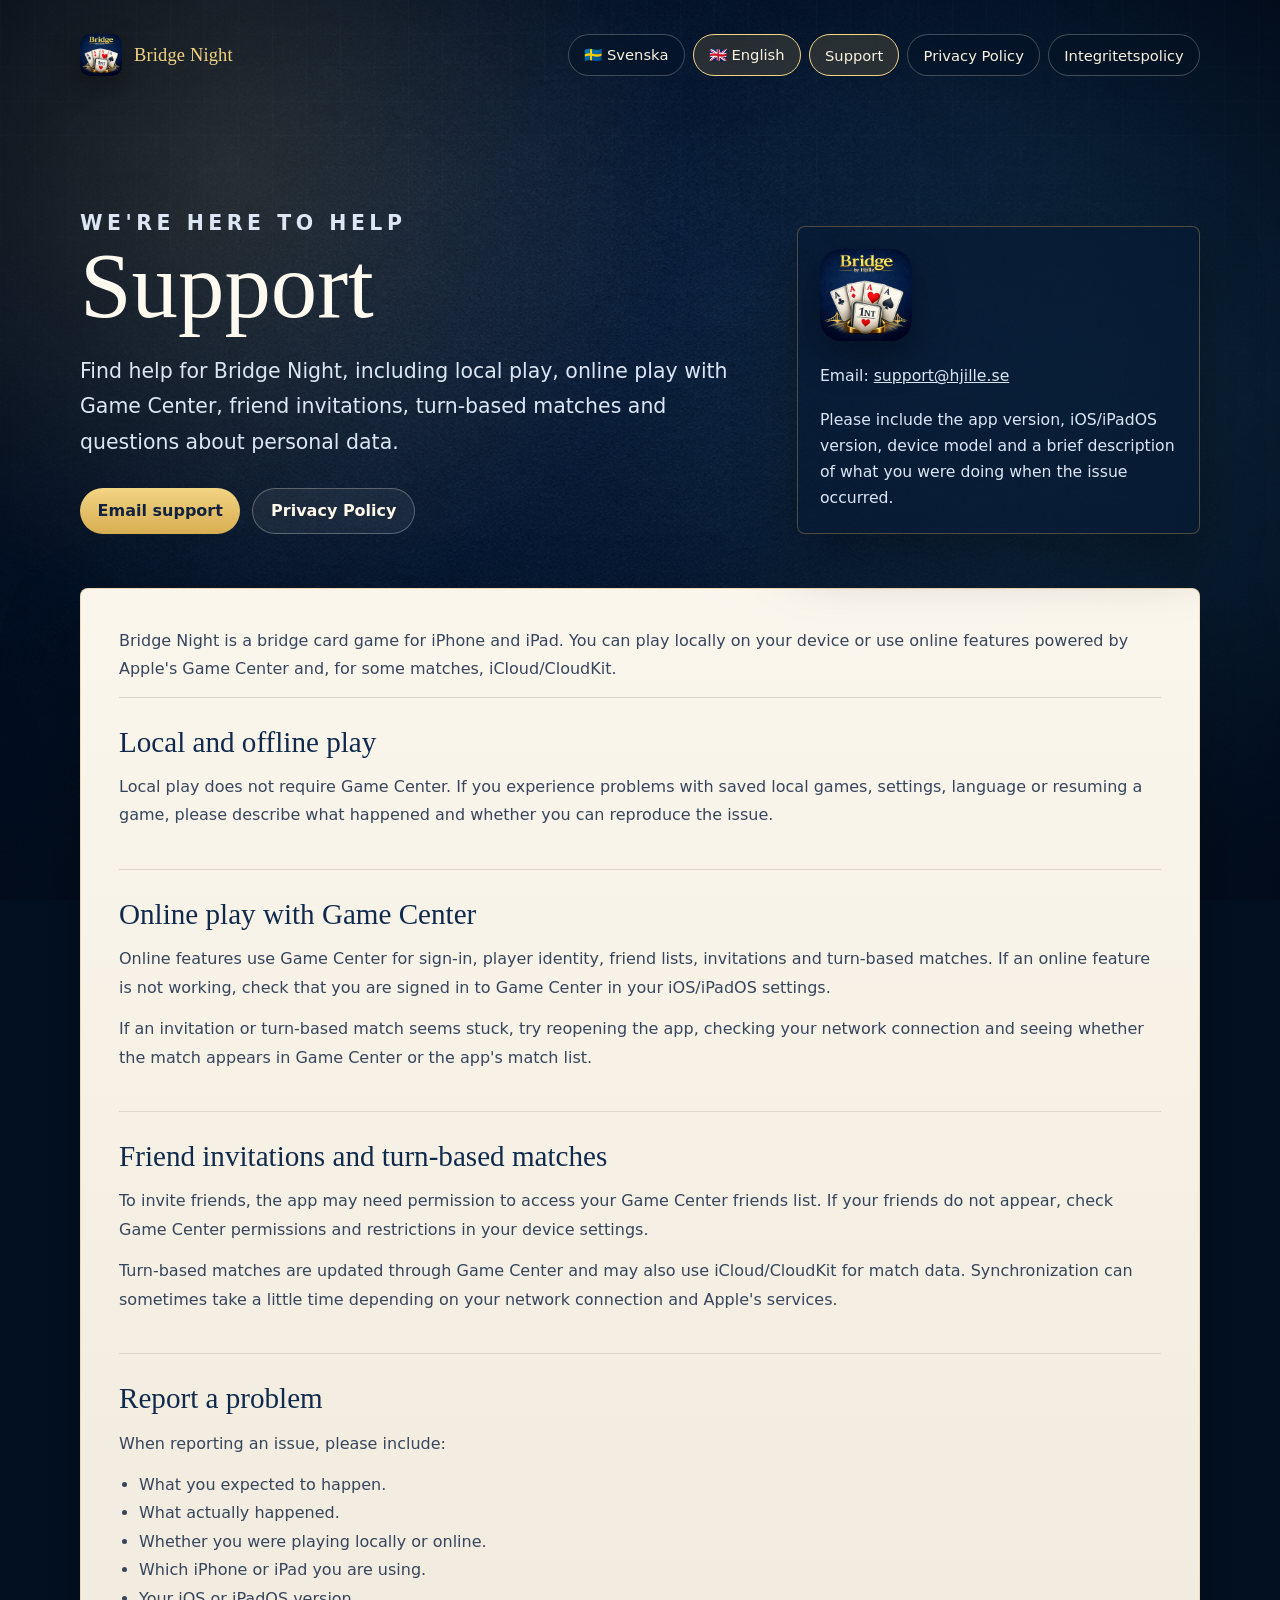
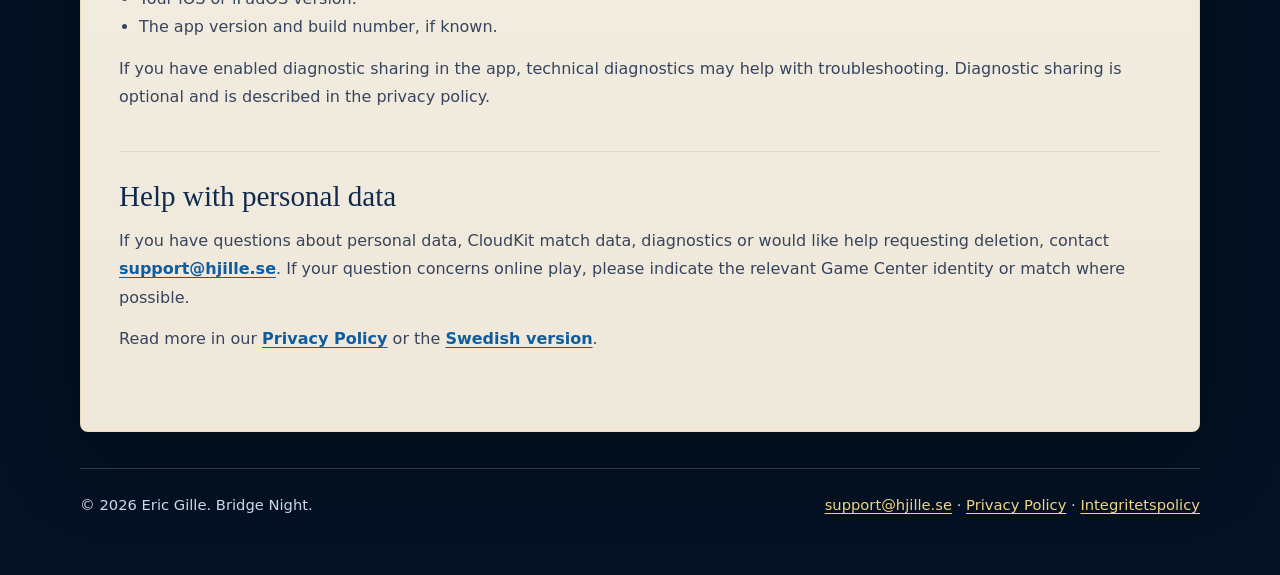
<file: support-en.html>
<!doctype html>
<html lang="en">
<head>
    <meta charset="utf-8">
    <meta name="viewport" content="width=device-width, initial-scale=1">
    <meta name="theme-color" content="#061a34">
    <meta name="description" content="Bridge Night support: help with local play, Game Center, invitations, turn-based matches and privacy questions.">
    <title>Support | Bridge Night</title>
    <link rel="icon" type="image/png" href="app-icon.png">
    <link rel="stylesheet" href="style.css">
</head>
<body>
    <a class="skip-link" href="#main">Skip to content</a>
    <div class="shell">
        <header class="site-header">
            <a class="brand" href="index-en.html" aria-label="Bridge Night home page">
                <img src="app-icon.png" alt="" width="42" height="42">
                <span>Bridge Night</span>
            </a>
            <nav class="nav-links" aria-label="Main navigation">
                <a class="language-link" href="support.html" lang="sv" hreflang="sv" aria-label="Byt till svenska">🇸🇪 Svenska</a>
                <a class="language-link" href="support-en.html" lang="en" hreflang="en" aria-current="page" aria-label="English – current language">🇬🇧 English</a>
                <a href="support-en.html" aria-current="page">Support</a>
                <a href="privacy-en.html">Privacy Policy</a>
                <a href="privacy.html" lang="sv">Integritetspolicy</a>
            </nav>
        </header>

        <main id="main">
            <section class="hero hero--split" aria-labelledby="support-title">
                <div>
                    <p class="eyebrow">We're here to help</p>
                    <h1 id="support-title">Support</h1>
                    <p>Find help for Bridge Night, including local play, online play with Game Center, friend invitations, turn-based matches and questions about personal data.</p>
                    <div class="actions">
                        <a class="button button-primary" href="mailto:support@hjille.se">Email support</a>
                        <a class="button button-secondary" href="privacy-en.html">Privacy Policy</a>
                    </div>
                </div>
                <aside class="hero-card" aria-label="Support contact">
                    <img src="app-icon.png" alt="Bridge Night app icon" width="92" height="92">
                    <p>Email: <a href="mailto:support@hjille.se">support@hjille.se</a></p>
                    <p>Please include the app version, iOS/iPadOS version, device model and a brief description of what you were doing when the issue occurred.</p>
                </aside>
            </section>

            <article class="panel">
                <p class="lead">Bridge Night is a bridge card game for iPhone and iPad. You can play locally on your device or use online features powered by Apple's Game Center and, for some matches, iCloud/CloudKit.</p>

                <section id="offline">
                    <h2>Local and offline play</h2>
                    <p>Local play does not require Game Center. If you experience problems with saved local games, settings, language or resuming a game, please describe what happened and whether you can reproduce the issue.</p>
                </section>

                <section id="online">
                    <h2>Online play with Game Center</h2>
                    <p>Online features use Game Center for sign-in, player identity, friend lists, invitations and turn-based matches. If an online feature is not working, check that you are signed in to Game Center in your iOS/iPadOS settings.</p>
                    <p>If an invitation or turn-based match seems stuck, try reopening the app, checking your network connection and seeing whether the match appears in Game Center or the app's match list.</p>
                </section>

                <section id="invitations">
                    <h2>Friend invitations and turn-based matches</h2>
                    <p>To invite friends, the app may need permission to access your Game Center friends list. If your friends do not appear, check Game Center permissions and restrictions in your device settings.</p>
                    <p>Turn-based matches are updated through Game Center and may also use iCloud/CloudKit for match data. Synchronization can sometimes take a little time depending on your network connection and Apple's services.</p>
                </section>

                <section id="bug-report">
                    <h2>Report a problem</h2>
                    <p>When reporting an issue, please include:</p>
                    <ul>
                        <li>What you expected to happen.</li>
                        <li>What actually happened.</li>
                        <li>Whether you were playing locally or online.</li>
                        <li>Which iPhone or iPad you are using.</li>
                        <li>Your iOS or iPadOS version.</li>
                        <li>The app version and build number, if known.</li>
                    </ul>
                    <p>If you have enabled diagnostic sharing in the app, technical diagnostics may help with troubleshooting. Diagnostic sharing is optional and is described in the privacy policy.</p>
                </section>

                <section id="privacy-help">
                    <h2>Help with personal data</h2>
                    <p>If you have questions about personal data, CloudKit match data, diagnostics or would like help requesting deletion, contact <a href="mailto:support@hjille.se">support@hjille.se</a>. If your question concerns online play, please indicate the relevant Game Center identity or match where possible.</p>
                    <p>Read more in our <a href="privacy-en.html">Privacy Policy</a> or the <a href="privacy.html" lang="sv">Swedish version</a>.</p>
                </section>
            </article>
        </main>

        <footer class="site-footer">
            <div>© 2026 Eric Gille. Bridge Night.</div>
            <div>
                <a href="mailto:support@hjille.se">support@hjille.se</a> ·
                <a href="privacy-en.html">Privacy Policy</a> ·
                <a href="privacy.html" lang="sv">Integritetspolicy</a>
            </div>
        </footer>
    </div>
</body>
</html>
</file>
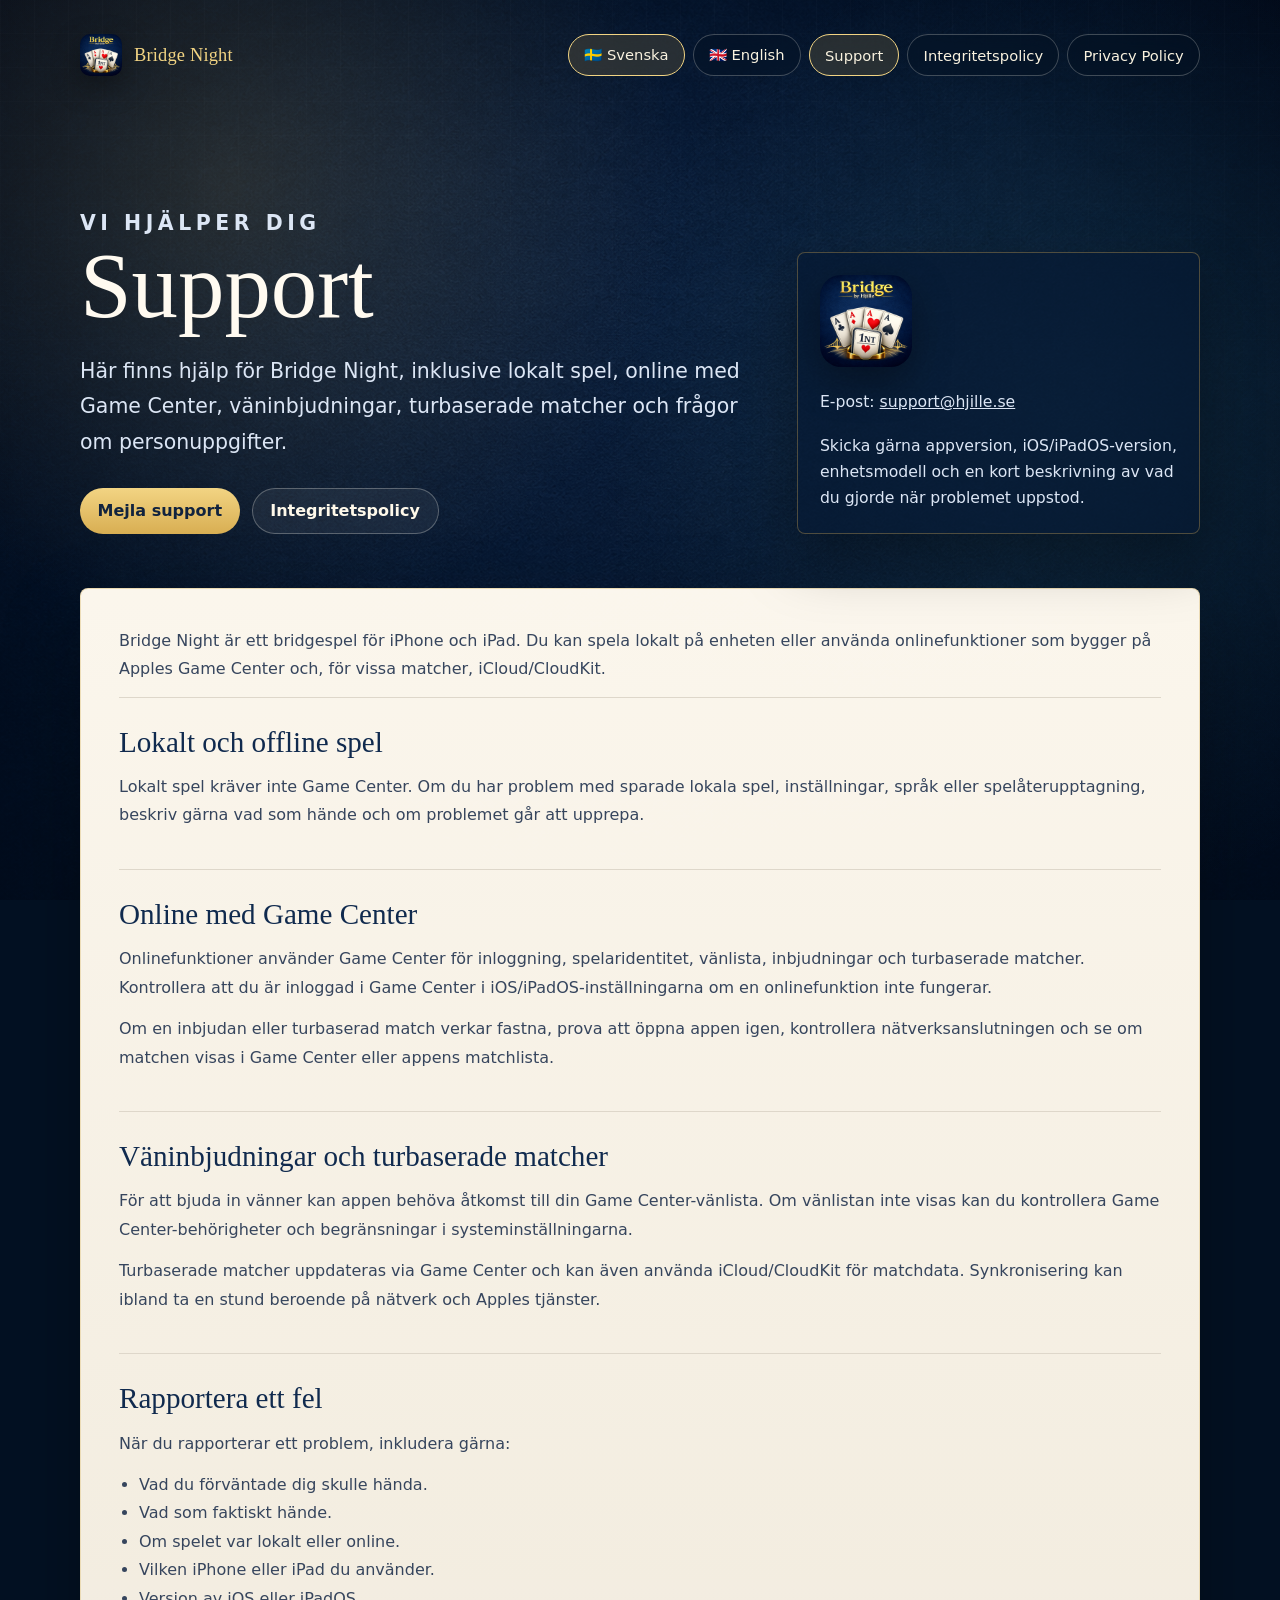
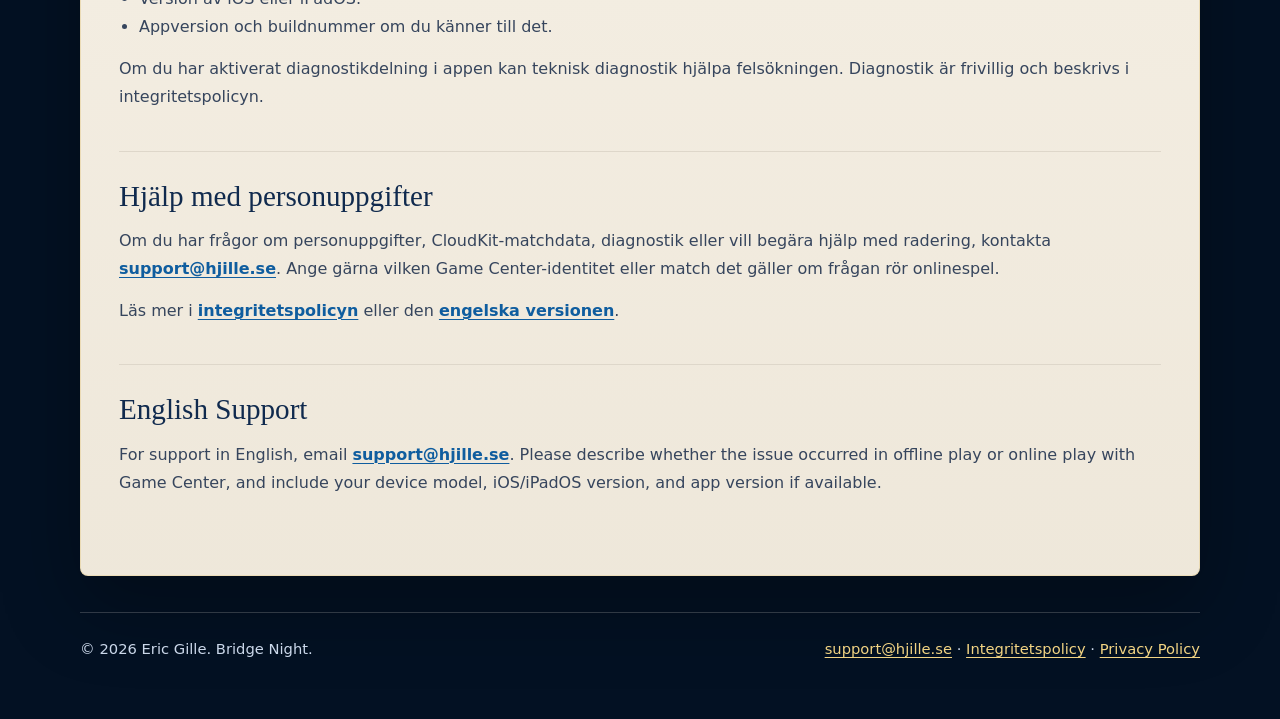
<file: support.html>
<!doctype html>
<html lang="sv">
<head>
    <meta charset="utf-8">
    <meta name="viewport" content="width=device-width, initial-scale=1">
    <meta name="theme-color" content="#061a34">
    <meta name="description" content="Support för Bridge Night: hjälp med lokalt spel, Game Center, inbjudningar, turbaserade matcher och integritetsfrågor.">
    <title>Support | Bridge Night</title>
    <link rel="icon" type="image/png" href="app-icon.png">
    <link rel="stylesheet" href="style.css">
</head>
<body>
    <a class="skip-link" href="#main">Hoppa till innehåll</a>
    <div class="shell">
        <header class="site-header">
            <a class="brand" href="index.html" aria-label="Bridge Night startsida">
                <img src="app-icon.png" alt="" width="42" height="42">
                <span>Bridge Night</span>
            </a>
            <nav class="nav-links" aria-label="Huvudnavigation">
                <a class="language-link" href="support.html" lang="sv" hreflang="sv" aria-current="page" aria-label="Svenska – aktuellt språk">🇸🇪 Svenska</a>
                <a class="language-link" href="support-en.html" lang="en" hreflang="en" aria-label="Switch to English">🇬🇧 English</a>
                <a href="support.html" aria-current="page">Support</a>
                <a href="privacy.html">Integritetspolicy</a>
                <a href="privacy-en.html" lang="en">Privacy Policy</a>
            </nav>
        </header>

        <main id="main">
            <section class="hero hero--split" aria-labelledby="support-title">
                <div>
                    <p class="eyebrow">Vi hjälper dig</p>
                    <h1 id="support-title">Support</h1>
                    <p>Här finns hjälp för Bridge Night, inklusive lokalt spel, online med Game Center, väninbjudningar, turbaserade matcher och frågor om personuppgifter.</p>
                    <div class="actions">
                        <a class="button button-primary" href="mailto:support@hjille.se">Mejla support</a>
                        <a class="button button-secondary" href="privacy.html">Integritetspolicy</a>
                    </div>
                </div>
                <aside class="hero-card" aria-label="Supportkontakt">
                    <img src="app-icon.png" alt="Bridge Night appikon" width="92" height="92">
                    <p>E-post: <a href="mailto:support@hjille.se">support@hjille.se</a></p>
                    <p>Skicka gärna appversion, iOS/iPadOS-version, enhetsmodell och en kort beskrivning av vad du gjorde när problemet uppstod.</p>
                </aside>
            </section>

            <article class="panel">
                <p class="lead">Bridge Night är ett bridgespel för iPhone och iPad. Du kan spela lokalt på enheten eller använda onlinefunktioner som bygger på Apples Game Center och, för vissa matcher, iCloud/CloudKit.</p>

                <section id="offline">
                    <h2>Lokalt och offline spel</h2>
                    <p>Lokalt spel kräver inte Game Center. Om du har problem med sparade lokala spel, inställningar, språk eller spelåterupptagning, beskriv gärna vad som hände och om problemet går att upprepa.</p>
                </section>

                <section id="online">
                    <h2>Online med Game Center</h2>
                    <p>Onlinefunktioner använder Game Center för inloggning, spelaridentitet, vänlista, inbjudningar och turbaserade matcher. Kontrollera att du är inloggad i Game Center i iOS/iPadOS-inställningarna om en onlinefunktion inte fungerar.</p>
                    <p>Om en inbjudan eller turbaserad match verkar fastna, prova att öppna appen igen, kontrollera nätverksanslutningen och se om matchen visas i Game Center eller appens matchlista.</p>
                </section>

                <section id="invitations">
                    <h2>Väninbjudningar och turbaserade matcher</h2>
                    <p>För att bjuda in vänner kan appen behöva åtkomst till din Game Center-vänlista. Om vänlistan inte visas kan du kontrollera Game Center-behörigheter och begränsningar i systeminställningarna.</p>
                    <p>Turbaserade matcher uppdateras via Game Center och kan även använda iCloud/CloudKit för matchdata. Synkronisering kan ibland ta en stund beroende på nätverk och Apples tjänster.</p>
                </section>

                <section id="bug-report">
                    <h2>Rapportera ett fel</h2>
                    <p>När du rapporterar ett problem, inkludera gärna:</p>
                    <ul>
                        <li>Vad du förväntade dig skulle hända.</li>
                        <li>Vad som faktiskt hände.</li>
                        <li>Om spelet var lokalt eller online.</li>
                        <li>Vilken iPhone eller iPad du använder.</li>
                        <li>Version av iOS eller iPadOS.</li>
                        <li>Appversion och buildnummer om du känner till det.</li>
                    </ul>
                    <p>Om du har aktiverat diagnostikdelning i appen kan teknisk diagnostik hjälpa felsökningen. Diagnostik är frivillig och beskrivs i integritetspolicyn.</p>
                </section>

                <section id="privacy-help">
                    <h2>Hjälp med personuppgifter</h2>
                    <p>Om du har frågor om personuppgifter, CloudKit-matchdata, diagnostik eller vill begära hjälp med radering, kontakta <a href="mailto:support@hjille.se">support@hjille.se</a>. Ange gärna vilken Game Center-identitet eller match det gäller om frågan rör onlinespel.</p>
                    <p>Läs mer i <a href="privacy.html">integritetspolicyn</a> eller den <a href="privacy-en.html" lang="en">engelska versionen</a>.</p>
                </section>

                <section id="english">
                    <h2 lang="en">English Support</h2>
                    <p lang="en">For support in English, email <a href="mailto:support@hjille.se">support@hjille.se</a>. Please describe whether the issue occurred in offline play or online play with Game Center, and include your device model, iOS/iPadOS version, and app version if available.</p>
                </section>
            </article>
        </main>

        <footer class="site-footer">
            <div>© 2026 Eric Gille. Bridge Night.</div>
            <div>
                <a href="mailto:support@hjille.se">support@hjille.se</a> ·
                <a href="privacy.html">Integritetspolicy</a> ·
                <a href="privacy-en.html" lang="en">Privacy Policy</a>
            </div>
        </footer>
    </div>
</body>
</html>
</file>
<file: style.css>
:root {
    color-scheme: dark;
    --navy-950: #031123;
    --navy-900: #061a34;
    --navy-800: #0b274b;
    --panel: #fffaf0;
    --panel-soft: #f6efe0;
    --ink: #17243a;
    --muted: #647089;
    --gold: #d8ae52;
    --gold-light: #f2d483;
    --line: rgba(216, 174, 82, 0.34);
    --white: #fffaf0;
    --focus: #f7d46f;
    --shadow: rgba(0, 0, 0, 0.34);
}

* {
    box-sizing: border-box;
}

html {
    scroll-behavior: smooth;
}

body {
    margin: 0;
    min-height: 100vh;
    font-family: -apple-system, BlinkMacSystemFont, "Segoe UI", system-ui, sans-serif;
    color: var(--white);
    background:
        radial-gradient(circle at 18% 8%, rgba(216, 174, 82, 0.16), transparent 28rem),
        radial-gradient(circle at 84% 18%, rgba(57, 125, 137, 0.18), transparent 30rem),
        linear-gradient(rgba(3, 17, 35, 0.58), rgba(3, 17, 35, 0.82)),
        url("background.png") center top / cover fixed,
        var(--navy-950);
}

body::before {
    content: "";
    position: fixed;
    inset: 0;
    pointer-events: none;
    background-image:
        linear-gradient(90deg, rgba(255, 255, 255, 0.025) 1px, transparent 1px),
        linear-gradient(0deg, rgba(255, 255, 255, 0.018) 1px, transparent 1px);
    background-size: 34px 34px;
    mask-image: linear-gradient(to bottom, rgba(0, 0, 0, 0.65), transparent 78%);
}

a {
    color: inherit;
}

a:focus-visible,
button:focus-visible {
    outline: 3px solid var(--focus);
    outline-offset: 4px;
}

.skip-link {
    position: absolute;
    left: 1rem;
    top: 1rem;
    transform: translateY(-150%);
    z-index: 20;
    padding: 0.75rem 1rem;
    border-radius: 0.6rem;
    background: var(--gold-light);
    color: #10223f;
    font-weight: 800;
    text-decoration: none;
}

.skip-link:focus {
    transform: translateY(0);
}

.shell {
    width: min(1120px, calc(100% - 32px));
    margin: 0 auto;
    padding: 22px 0 58px;
    position: relative;
}

.site-header {
    display: flex;
    align-items: center;
    justify-content: space-between;
    gap: 20px;
    padding: 12px 0 22px;
}

.brand {
    display: inline-flex;
    align-items: center;
    gap: 12px;
    color: var(--gold-light);
    text-decoration: none;
    font-family: Georgia, "Times New Roman", serif;
    font-size: 1.15rem;
    letter-spacing: 0.01em;
}

.brand img {
    width: 42px;
    height: 42px;
    border-radius: 10px;
    box-shadow: 0 10px 28px rgba(0, 0, 0, 0.34);
}

.nav-links {
    display: flex;
    flex-wrap: wrap;
    justify-content: flex-end;
    gap: 8px;
}

.nav-links a,
.language-link {
    min-height: 42px;
    display: inline-flex;
    align-items: center;
    justify-content: center;
    border: 1px solid rgba(255, 250, 240, 0.24);
    border-radius: 999px;
    padding: 0.62rem 0.95rem;
    color: #f9f2df;
    text-decoration: none;
    font-size: 0.92rem;
    background: rgba(3, 17, 35, 0.36);
    backdrop-filter: blur(12px);
}

.nav-links a[aria-current="page"],
.nav-links a:hover,
.language-link:hover {
    border-color: var(--gold-light);
    background: rgba(216, 174, 82, 0.16);
}

.hero {
    display: grid;
    grid-template-columns: minmax(0, 1fr);
    gap: 22px;
    align-items: end;
    padding: clamp(34px, 8vw, 86px) 0 clamp(26px, 5vw, 54px);
}

.hero--split {
    grid-template-columns: minmax(0, 1fr) minmax(260px, 0.58fr);
}

.eyebrow {
    margin: 0 0 12px;
    color: var(--gold-light);
    font-size: 0.78rem;
    font-weight: 800;
    letter-spacing: 0.22em;
    text-transform: uppercase;
}

h1,
h2,
h3 {
    font-family: Georgia, "Times New Roman", serif;
    font-weight: 400;
}

h1 {
    max-width: 780px;
    margin: 0;
    font-size: clamp(2.45rem, 8vw, 5.8rem);
    line-height: 0.98;
    letter-spacing: 0;
}

.hero p {
    max-width: 680px;
    margin: 22px 0 0;
    color: #dce6f5;
    font-size: clamp(1.05rem, 2vw, 1.28rem);
    line-height: 1.72;
}

.hero-card {
    border: 1px solid var(--line);
    border-radius: 8px;
    padding: 22px;
    background: rgba(6, 26, 52, 0.68);
    box-shadow: 0 24px 60px var(--shadow);
}

.hero-card img {
    width: 92px;
    height: 92px;
    border-radius: 21px;
    box-shadow: 0 14px 38px rgba(0, 0, 0, 0.35);
}

.hero-card p {
    margin-top: 18px;
    font-size: 0.98rem;
    line-height: 1.65;
}

.actions {
    display: flex;
    flex-wrap: wrap;
    gap: 12px;
    margin-top: 28px;
}

.button {
    display: inline-flex;
    align-items: center;
    justify-content: center;
    min-height: 46px;
    border-radius: 999px;
    padding: 0.78rem 1.1rem;
    font-weight: 800;
    text-decoration: none;
}

.button-primary {
    background: linear-gradient(180deg, var(--gold-light), var(--gold));
    color: #11233e;
}

.button-secondary {
    border: 1px solid rgba(255, 250, 240, 0.28);
    color: #fff9ea;
    background: rgba(255, 255, 255, 0.06);
}

.layout {
    display: grid;
    grid-template-columns: minmax(0, 0.32fr) minmax(0, 0.68fr);
    gap: 24px;
    align-items: start;
}

.toc {
    position: sticky;
    top: 18px;
    border: 1px solid var(--line);
    border-radius: 8px;
    padding: 20px;
    background: rgba(6, 26, 52, 0.74);
    box-shadow: 0 18px 44px rgba(0, 0, 0, 0.22);
}

.toc h2 {
    margin: 0 0 14px;
    color: var(--gold-light);
    font-size: 1.15rem;
}

.toc ol,
.toc ul {
    display: grid;
    gap: 9px;
    margin: 0;
    padding-left: 1.1rem;
}

.toc a {
    color: #edf4ff;
    text-decoration-color: rgba(242, 212, 131, 0.5);
    text-underline-offset: 3px;
}

.policy,
.panel {
    border: 1px solid rgba(234, 214, 169, 0.78);
    border-radius: 8px;
    color: var(--ink);
    background: linear-gradient(180deg, rgba(255, 250, 240, 0.985), rgba(246, 239, 224, 0.97));
    box-shadow: 0 30px 80px rgba(0, 0, 0, 0.31);
}

.policy {
    padding: clamp(28px, 5vw, 58px);
}

.panel {
    padding: clamp(24px, 4vw, 38px);
}

.updated,
.note {
    margin: 0 0 22px;
    color: var(--muted);
    font-size: 0.94rem;
}

.lead {
    margin: 0 0 28px;
    color: #33445f;
    font-size: 1.08rem;
    line-height: 1.8;
}

.policy section,
.panel section {
    padding: 26px 0;
    border-top: 1px solid #ded7ca;
}

.policy h2,
.panel h2 {
    margin: 0 0 12px;
    color: #102a4e;
    font-size: clamp(1.38rem, 3vw, 1.82rem);
    line-height: 1.28;
}

.policy h3,
.panel h3 {
    margin: 18px 0 8px;
    color: #17345e;
    font-size: 1.15rem;
}

.policy p,
.policy li,
.panel p,
.panel li {
    color: #36455d;
    font-size: 1rem;
    line-height: 1.78;
}

.policy p,
.panel p {
    margin: 0 0 13px;
}

.policy ul,
.panel ul {
    margin: 0 0 13px;
    padding-left: 1.25rem;
}

.policy a,
.panel a {
    color: #0f5d9f;
    font-weight: 700;
    text-decoration-thickness: 1px;
    text-underline-offset: 3px;
}

.callout {
    margin: 22px 0;
    border-left: 4px solid var(--gold);
    border-radius: 0 8px 8px 0;
    padding: 16px 18px;
    background: rgba(216, 174, 82, 0.16);
}

.cards {
    display: grid;
    grid-template-columns: repeat(3, minmax(0, 1fr));
    gap: 16px;
    margin: 10px 0 32px;
}

.info-card {
    border: 1px solid rgba(242, 212, 131, 0.32);
    border-radius: 8px;
    padding: 20px;
    background: rgba(6, 26, 52, 0.62);
    box-shadow: 0 18px 42px rgba(0, 0, 0, 0.22);
}

.info-card h2 {
    margin: 0 0 10px;
    color: var(--gold-light);
    font-size: 1.32rem;
}

.info-card p {
    margin: 0;
    color: #dbe5f2;
    line-height: 1.68;
}

.info-card a {
    color: #fff5cf;
    font-weight: 800;
    text-underline-offset: 3px;
}

.language-switch {
    display: flex;
    flex-wrap: wrap;
    gap: 8px;
    margin-top: 16px;
}

.site-footer {
    display: flex;
    flex-wrap: wrap;
    justify-content: space-between;
    gap: 14px;
    border-top: 1px solid rgba(255, 250, 240, 0.18);
    margin-top: 36px;
    padding-top: 24px;
    color: #cbd8ea;
    font-size: 0.92rem;
    line-height: 1.65;
}

.site-footer a {
    color: var(--gold-light);
    text-underline-offset: 3px;
}

@media (max-width: 860px) {
    .site-header,
    .hero--split,
    .layout {
        grid-template-columns: 1fr;
    }

    .site-header {
        align-items: flex-start;
        flex-direction: column;
    }

    .nav-links {
        justify-content: flex-start;
    }

    .toc {
        position: static;
    }

    .cards {
        grid-template-columns: 1fr;
    }
}

@media (max-width: 560px) {
    body {
        background-attachment: scroll;
    }

    .shell {
        width: min(100% - 24px, 1120px);
        padding-top: 14px;
    }

    .brand {
        font-size: 1rem;
    }

    .brand img {
        width: 36px;
        height: 36px;
        border-radius: 8px;
    }

    .nav-links a,
    .language-link {
        min-height: 40px;
        padding: 0.55rem 0.75rem;
        font-size: 0.86rem;
    }

    .hero {
        padding-top: 26px;
    }

    h1 {
        font-size: clamp(2.35rem, 14vw, 4rem);
    }

    .policy,
    .panel,
    .hero-card,
    .toc,
    .info-card {
        border-radius: 8px;
    }
}

@media (prefers-reduced-motion: reduce) {
    html {
        scroll-behavior: auto;
    }
}
</file>
